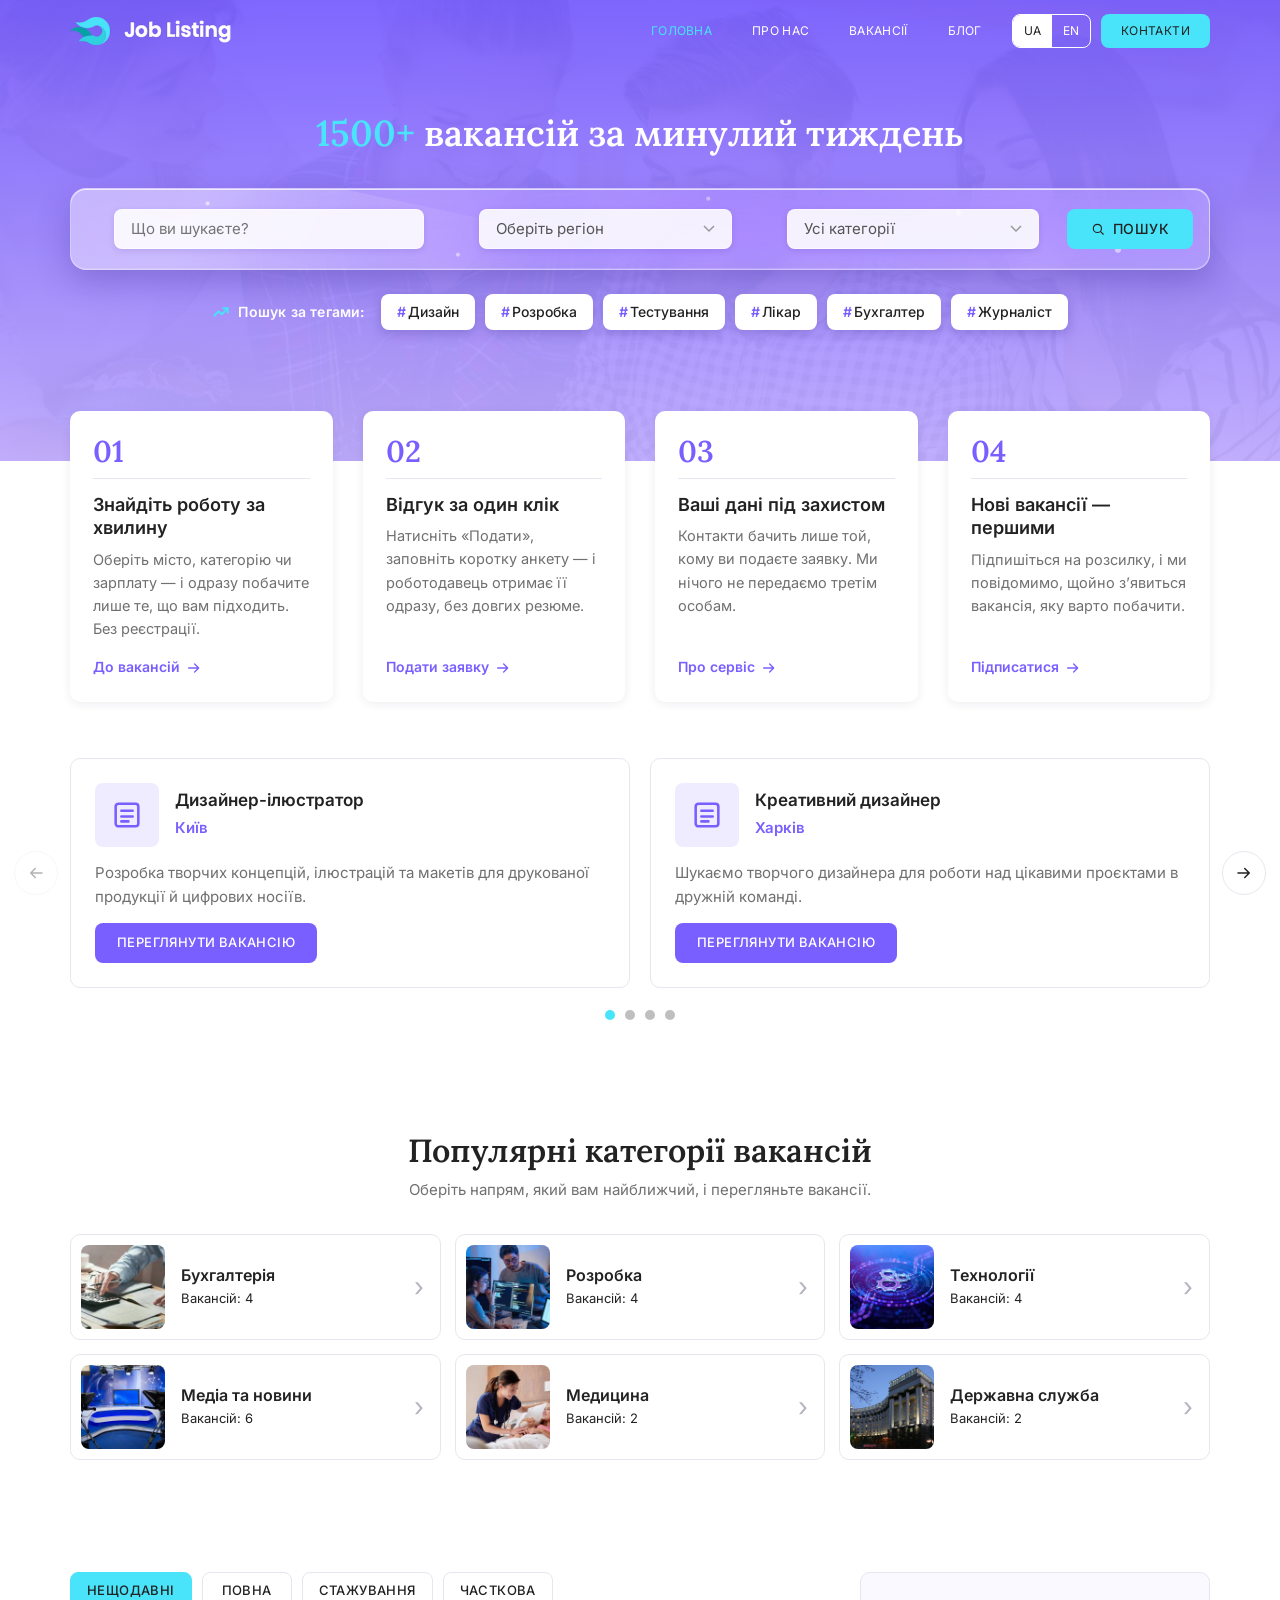
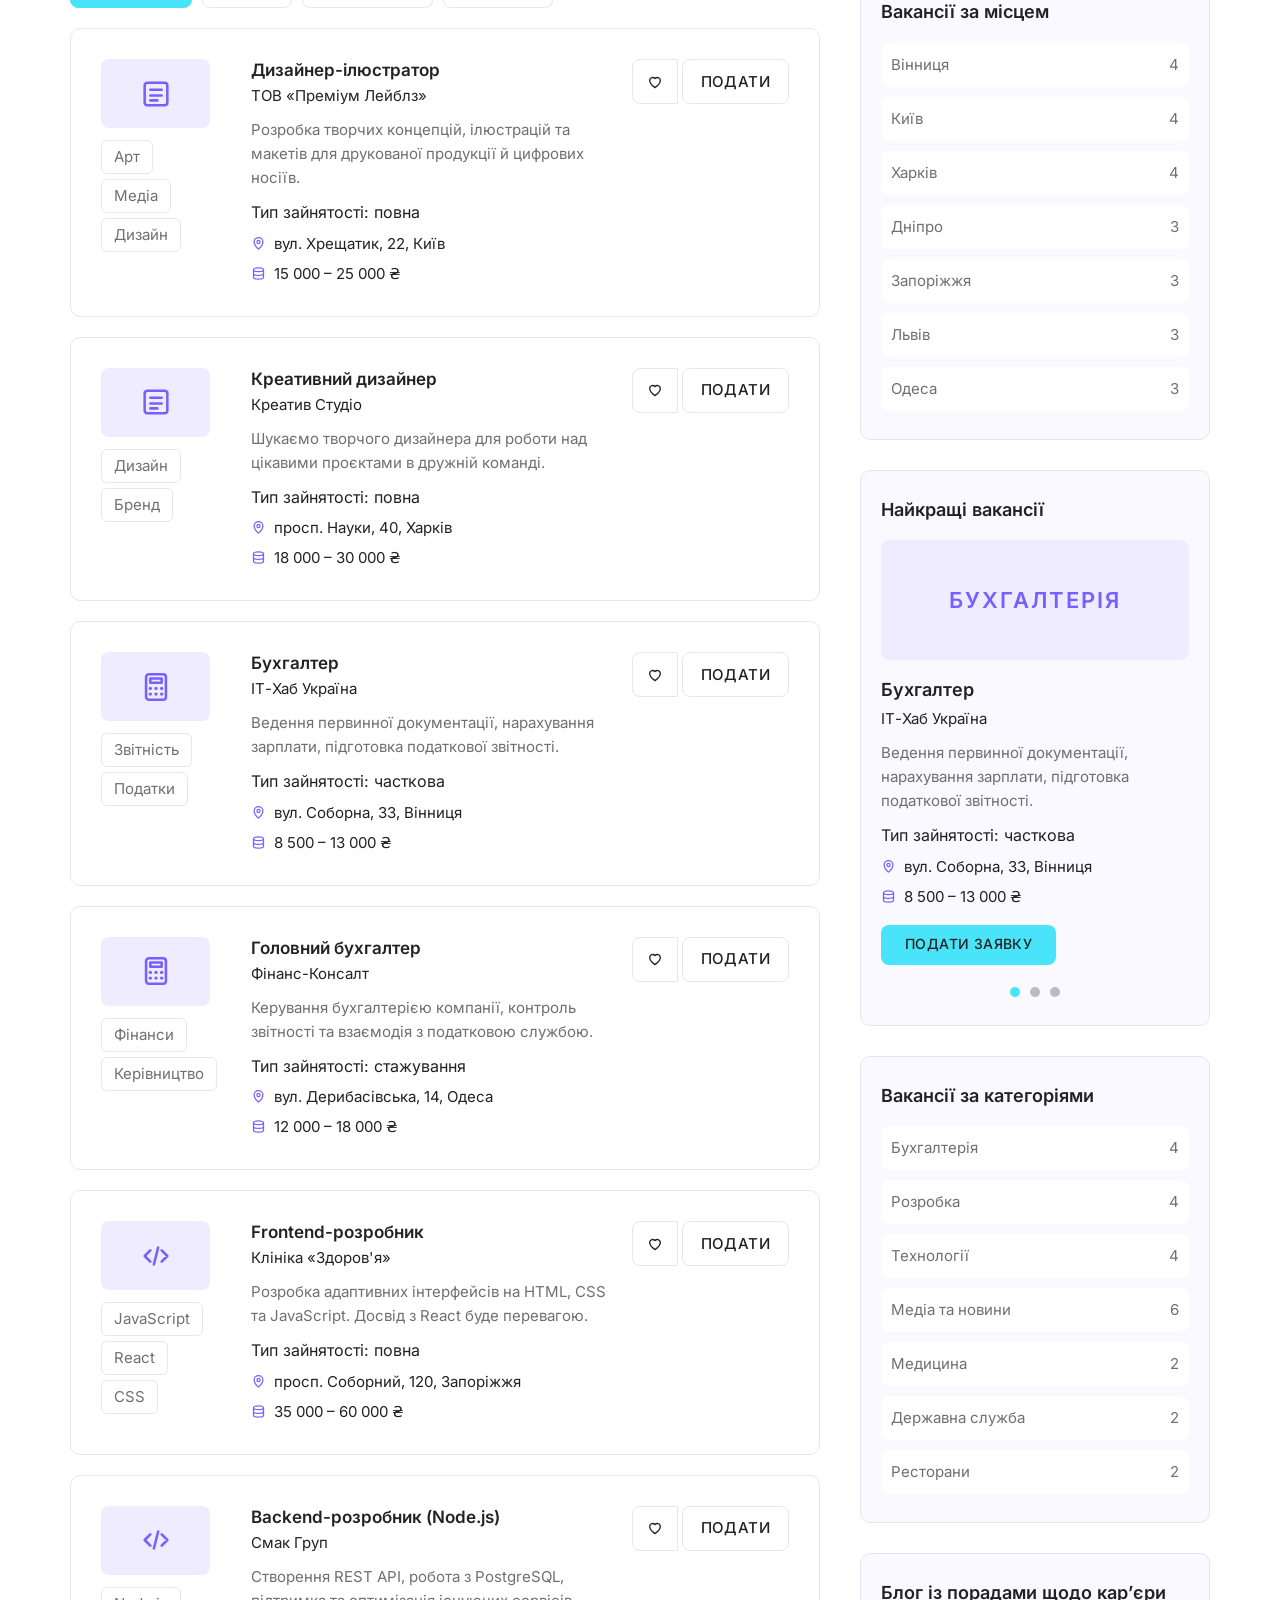
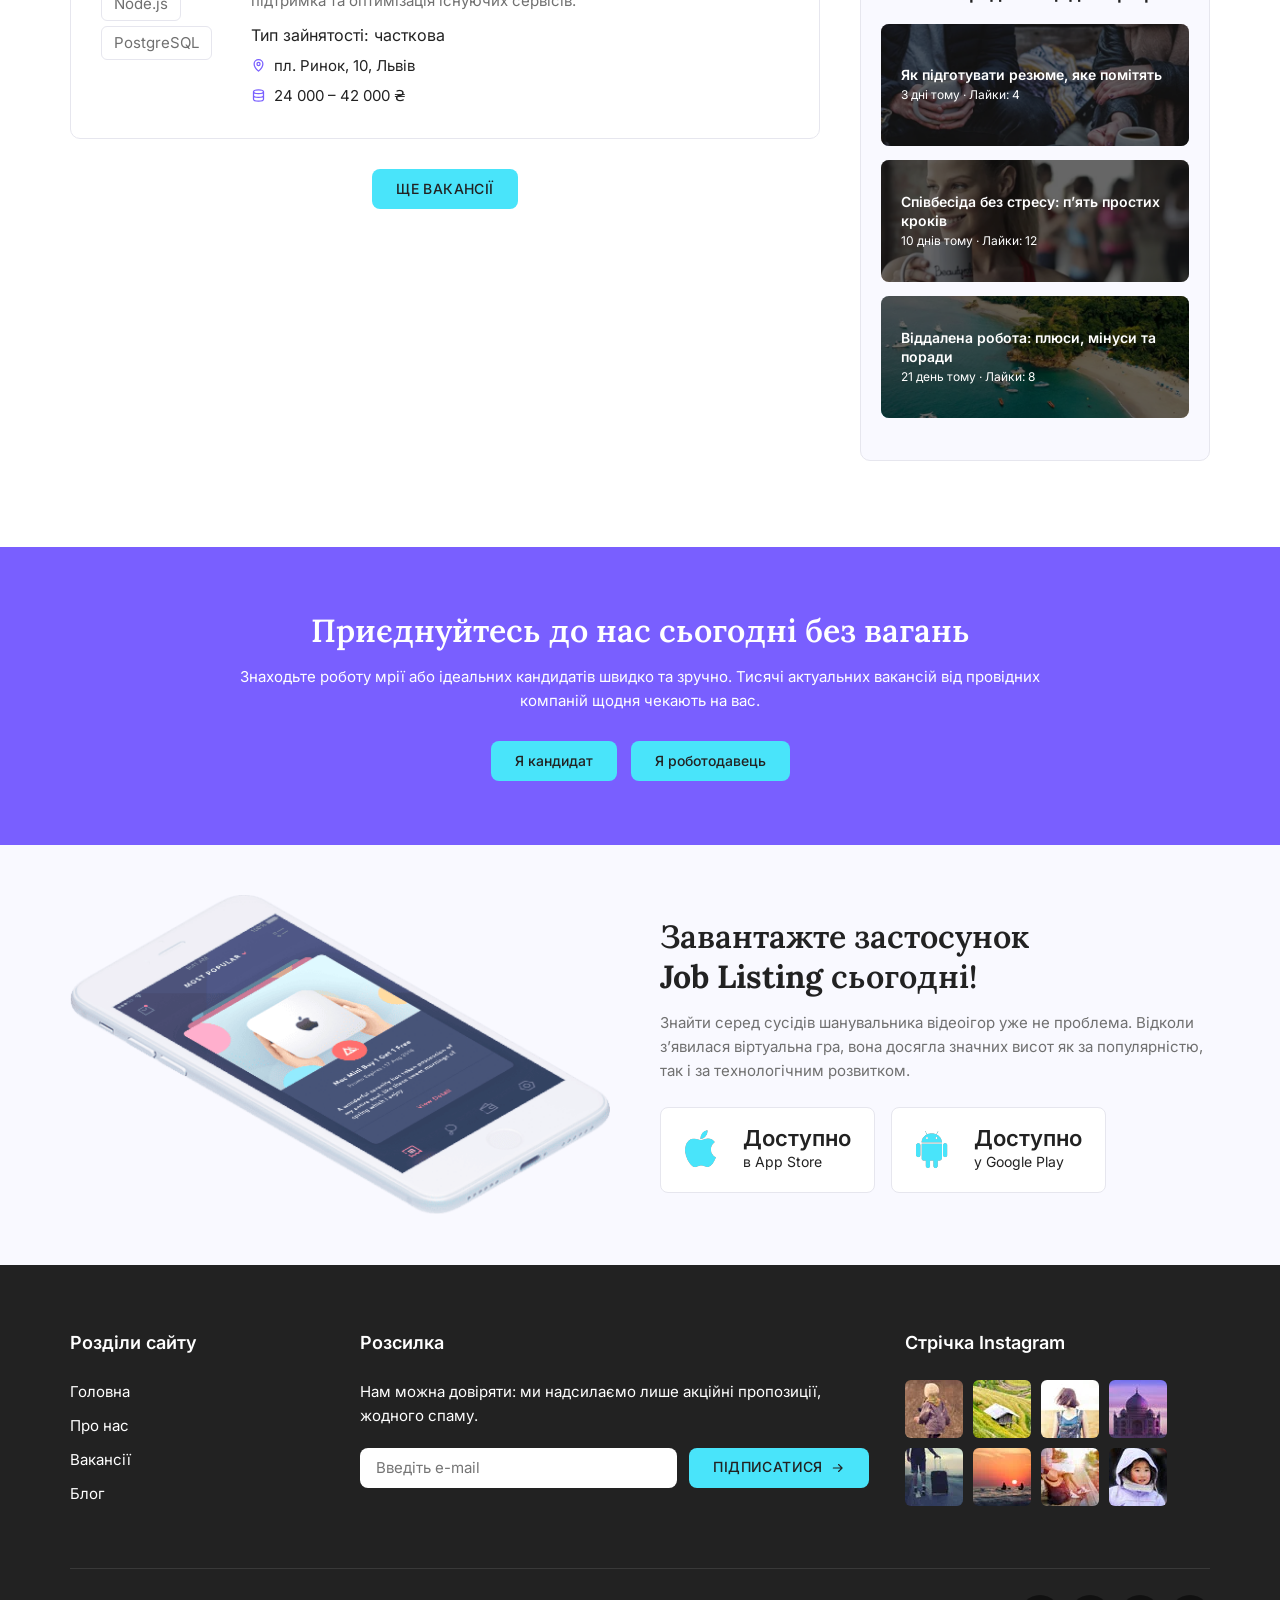
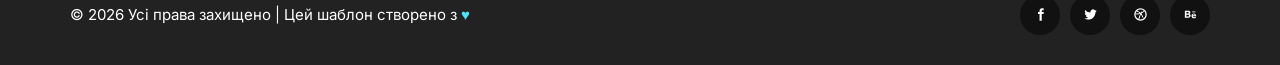
<file: index.html>
<!DOCTYPE html>
<html lang="uk">
<head>
<meta charset="UTF-8">
<meta name="viewport" content="width=device-width, initial-scale=1">
<title data-i18n="meta.index.html.title">Job Listing — пошук роботи та вакансій в Україні</title>
<meta name="description" content="Тисячі актуальних вакансій у Києві, Львові, Одесі та інших містах України. Шукайте роботу за категорією, містом і типом зайнятості." data-i18n-content="meta.index.html.desc">
<link rel="icon" href="assets/img/favicon.svg" type="image/svg+xml">
<link rel="preload" href="assets/fonts/lora-cyrillic-600-normal.woff2" as="font" type="font/woff2" crossorigin>
<link rel="preload" as="image" href="assets/img/hero-bg.webp" type="image/webp">
<link rel="stylesheet" href="assets/css/style.css">
</head>
<body>
<header class="site-header">
  <div class="container header-inner">
    <a class="logo" href="index.html"><img src="assets/img/logo.webp" width="161" height="28" alt="Job Listing"></a>
    <button class="burger" type="button" aria-expanded="false" aria-controls="main-nav" aria-label="Меню" data-i18n-aria-label="nav.menu">
      <span></span><span></span><span></span>
    </button>
    <nav class="main-nav" id="main-nav" aria-label="Основне меню" data-i18n-aria-label="nav.label">
      <ul class="nav-list">
        <li><a href="index.html" aria-current="page" data-i18n="nav.home">Головна</a></li>
        <li><a href="about.html" data-i18n="nav.about">Про нас</a></li>
        <li><a href="vacancies.html" data-i18n="nav.jobs">Вакансії</a></li>
        <li><a href="blog.html" data-i18n="nav.blog">Блог</a></li>
      </ul>
      <div class="nav-actions">
        <div class="lang-switch" role="group" aria-label="Мова сайту" data-i18n-aria-label="lang.label">
          <button type="button" data-lang="uk" aria-pressed="true">UA</button>
          <button type="button" data-lang="en" aria-pressed="false">EN</button>
        </div>
        <a class="btn" href="404.html" data-i18n="nav.contact">Контакти</a>
      </div>
    </nav>
  </div>
</header>

<main>
<section class="hero">
  <div class="container">
    <h1 class="hero-title"><span class="hero-title__num">1500+</span> <span data-i18n="hero.title">вакансій за минулий тиждень</span></h1>
    <form class="search-form" action="vacancies.html" method="get" role="search">
      <label class="visually-hidden" for="hero-q" data-i18n="search.q.label">Що ви шукаєте?</label>
      <input class="field-input" id="hero-q" name="q" type="search" autocomplete="off" placeholder="Що ви шукаєте?" data-i18n-placeholder="search.q">
      <label class="visually-hidden" for="hero-location" data-i18n="search.loc.label">Регіон</label>
      <select class="field-select" id="hero-location" name="location"><option value="" data-i18n="search.loc">Оберіть регіон</option></select>
      <label class="visually-hidden" for="hero-category" data-i18n="search.cat.label">Категорія</label>
      <select class="field-select" id="hero-category" name="category"><option value="" data-i18n="search.cat">Усі категорії</option></select>
      <button class="btn" type="submit"><svg class="icon" aria-hidden="true" focusable="false"><use href="assets/img/sprite.svg#icon-search"></use></svg> <span data-i18n="search.btn">Пошук</span></button>
    </form>
    <p class="hero-tags"><span data-i18n="hero.tags">Пошук за тегами:</span> <a href="vacancies.html?q=Дизайн" data-i18n-href="tag.0.href" data-i18n="tag.0">Дизайн</a> <a href="vacancies.html?q=Розробка" data-i18n-href="tag.1.href" data-i18n="tag.1">Розробка</a> <a href="vacancies.html?q=Тестування" data-i18n-href="tag.2.href" data-i18n="tag.2">Тестування</a> <a href="vacancies.html?q=Лікар" data-i18n-href="tag.3.href" data-i18n="tag.3">Лікар</a> <a href="vacancies.html?q=Бухгалтер" data-i18n-href="tag.4.href" data-i18n="tag.4">Бухгалтер</a> <a href="vacancies.html?q=Журналіст" data-i18n-href="tag.5.href" data-i18n="tag.5">Журналіст</a></p>
  </div>
</section>

<section class="features" aria-labelledby="features-title">
  <div class="container">
    <h2 class="visually-hidden" id="features-title" data-i18n="features.title">Наші переваги</h2>
    <div class="features-grid">
      <article class="feature-card">
        <span class="feature-card__num">01</span>
        <h3 data-i18n="feat.1">Знайдіть роботу за хвилину</h3>
        <p data-i18n="feat.text">Оберіть місто, категорію чи зарплату — і одразу побачите лише те, що вам підходить. Без реєстрації.</p>
        <a class="feature-card__link" href="vacancies.html"><span data-i18n="feat.link1">До вакансій</span> <svg class="icon" aria-hidden="true" focusable="false"><use href="assets/img/sprite.svg#icon-arrow-right"></use></svg></a>
      </article>
      <article class="feature-card">
        <span class="feature-card__num">02</span>
        <h3 data-i18n="feat.2">Відгук за один клік</h3>
        <p data-i18n="feat.text2">Натисніть «Подати», заповніть коротку анкету — і роботодавець отримає її одразу, без довгих резюме.</p>
        <a class="feature-card__link" href="vacancies.html"><span data-i18n="feat.link2">Подати заявку</span> <svg class="icon" aria-hidden="true" focusable="false"><use href="assets/img/sprite.svg#icon-arrow-right"></use></svg></a>
      </article>
      <article class="feature-card">
        <span class="feature-card__num">03</span>
        <h3 data-i18n="feat.3">Ваші дані під захистом</h3>
        <p data-i18n="feat.text3">Контакти бачить лише той, кому ви подаєте заявку. Ми нічого не передаємо третім особам.</p>
        <a class="feature-card__link" href="about.html"><span data-i18n="feat.link3">Про сервіс</span> <svg class="icon" aria-hidden="true" focusable="false"><use href="assets/img/sprite.svg#icon-arrow-right"></use></svg></a>
      </article>
      <article class="feature-card">
        <span class="feature-card__num">04</span>
        <h3 data-i18n="feat.4">Нові вакансії — першими</h3>
        <p data-i18n="feat.text4">Підпишіться на розсилку, і ми повідомимо, щойно з’явиться вакансія, яку варто побачити.</p>
        <a class="feature-card__link" href="#newsletter-email"><span data-i18n="feat.link4">Підписатися</span> <svg class="icon" aria-hidden="true" focusable="false"><use href="assets/img/sprite.svg#icon-arrow-right"></use></svg></a>
      </article>
    </div>
  </div>
</section>

<section class="section" aria-labelledby="hot-title">
  <div class="container">
    <h2 class="visually-hidden" id="hot-title" data-i18n="hot.title">Популярні вакансії</h2>
    <div class="slider-wrap slider-wrap--hot">
      <button class="slider-arrow slider-arrow--prev" type="button" data-slide="-1" aria-label="Попередня вакансія" data-i18n-aria-label="prev.job"><svg class="icon" aria-hidden="true" focusable="false"><use href="assets/img/sprite.svg#icon-arrow-right"></use></svg></button>
      <div class="slider-track" id="hot-track"></div>
      <button class="slider-arrow slider-arrow--next" type="button" data-slide="1" aria-label="Наступна вакансія" data-i18n-aria-label="next.job"><svg class="icon" aria-hidden="true" focusable="false"><use href="assets/img/sprite.svg#icon-arrow-right"></use></svg></button>
    </div>
    <div class="dots" id="hot-dots"></div>
  </div>
</section>

<section class="section" aria-labelledby="cats-title">
  <div class="container">
    <h2 id="cats-title" class="section-title" data-i18n="cats.title">Популярні категорії вакансій</h2>
    <p class="section-subtitle" data-i18n="cats.sub">Оберіть напрям, який вам найближчий, і перегляньте вакансії.</p>
    <div class="category-grid" id="category-grid"></div>
  </div>
</section>

<section class="section" id="jobs">
  <div class="container">
    <div class="listing">
      <div>
        <h2 class="visually-hidden" data-i18n="jobs.title">Список вакансій</h2>
        <div class="job-filters" id="job-filters" role="group" aria-label="Тип зайнятості" data-i18n-aria-label="jobs.filter">
          <button type="button" data-type="" aria-pressed="true" data-i18n="jobs.recent">Нещодавні</button>
          <button type="button" data-type="full" aria-pressed="false" data-i18n="jobs.full">Повна</button>
          <button type="button" data-type="intern" aria-pressed="false" data-i18n="jobs.intern">Стажування</button>
          <button type="button" data-type="part" aria-pressed="false" data-i18n="jobs.part">Часткова</button>
        </div>
        <div class="job-list" id="job-list" aria-live="polite"></div>
        <div class="more-wrap"><button class="btn" id="more-jobs" type="button" hidden data-i18n="jobs.more">Ще вакансії</button></div>
      </div>
      <aside aria-label="Додаткова інформація" data-i18n-aria-label="side.label">
        <section class="side-box">
          <h2 data-i18n="side.loc">Вакансії за місцем</h2>
          <ul class="side-list" id="side-locations"></ul>
        </section>
        <section class="side-box top-job">
          <h2 data-i18n="side.top">Найкращі вакансії</h2>
          <div id="top-job"></div>
          <div class="dots" id="top-dots"></div>
        </section>
        <section class="side-box">
          <h2 data-i18n="side.cat">Вакансії за категоріями</h2>
          <ul class="side-list" id="side-categories"></ul>
        </section>
        <section class="side-box">
          <h2 data-i18n="side.blog">Блог із порадами щодо кар’єри</h2>
          <div id="side-blog"></div>
        </section>
      </aside>
    </div>
  </div>
</section>

<section class="cta" aria-labelledby="cta-title">
  <div class="container">
    <h2 id="cta-title" data-i18n="cta.title">Приєднуйтесь до нас сьогодні без вагань</h2>
    <p data-i18n="cta.text">Знаходьте роботу мрії або ідеальних кандидатів швидко та зручно. Тисячі актуальних вакансій від провідних компаній щодня чекають на вас.</p>
    <div class="cta-buttons">
      <a class="btn" href="vacancies.html" data-i18n="cta.candidate">Я кандидат</a>
      <button class="btn" type="button" data-open-modal="employer" data-i18n="cta.employer">Я роботодавець</button>
    </div>
  </div>
</section>

<section class="download" aria-labelledby="download-title">
  <div class="container download-inner">
    <img src="assets/img/phone-mock.webp" width="555" height="328" loading="lazy" alt="Застосунок Job Listing на смартфоні" data-i18n-alt="app.alt">
    <div>
      <h2 id="download-title"><span data-i18n="app.title1">Завантажте застосунок</span><br><strong>Job Listing</strong> <span data-i18n="app.title2">сьогодні!</span></h2>
      <p data-i18n="app.text">Знайти серед сусідів шанувальника відеоігор уже не проблема. Відколи з’явилася віртуальна гра, вона досягла значних висот як за популярністю, так і за технологічним розвитком.</p>
      <div class="store-buttons">
        <a class="store-btn" href="https://www.apple.com/app-store/" target="_blank" rel="noopener noreferrer"><span class="sprite-icon si-6" aria-hidden="true"></span><span><strong data-i18n="app.available">Доступно</strong><span class="small" data-i18n="app.appstore">в App Store</span></span></a>
        <a class="store-btn" href="https://play.google.com/store" target="_blank" rel="noopener noreferrer"><span class="sprite-icon si-7" aria-hidden="true"></span><span><strong data-i18n="app.available2">Доступно</strong><span class="small" data-i18n="app.play">у Google Play</span></span></a>
      </div>
    </div>
  </div>
</section>
</main>

<footer class="site-footer">
  <div class="container">
    <div class="footer-grid">
      <div>
        <h2 data-i18n="footer.menu">Розділи сайту</h2>
        <ul class="footer-links">
          <li><a href="index.html" data-i18n="nav.home">Головна</a></li>
          <li><a href="about.html" data-i18n="nav.about">Про нас</a></li>
          <li><a href="vacancies.html" data-i18n="nav.jobs">Вакансії</a></li>
          <li><a href="blog.html" data-i18n="nav.blog">Блог</a></li>
        </ul>
      </div>
      <div>
        <h2 data-i18n="footer.news">Розсилка</h2>
        <p data-i18n="footer.news.text">Нам можна довіряти: ми надсилаємо лише акційні пропозиції, жодного спаму.</p>
        <form class="newsletter-form" id="newsletter-form" novalidate>
          <label class="visually-hidden" for="newsletter-email" data-i18n="footer.email">Ваша електронна адреса</label>
          <input class="field-input" id="newsletter-email" name="email" type="email" autocomplete="email" placeholder="Введіть e-mail" data-i18n-placeholder="footer.email.ph">
          <button class="btn" type="submit"><span data-i18n="footer.subscribe">Підписатися</span> <svg class="icon" aria-hidden="true" focusable="false"><use href="assets/img/sprite.svg#icon-arrow-right"></use></svg></button>
          <p class="form-note" id="newsletter-note" role="status"></p>
        </form>
      </div>
      <div>
        <h2 data-i18n="footer.insta">Стрічка Instagram</h2>
        <div class="insta-grid">
          <img src="assets/img/insta-winter-walk.webp" width="58" height="58" loading="lazy" alt="Фото з Instagram 1" data-i18n-alt="insta.0">
          <img src="assets/img/insta-rice-terrace.webp" width="58" height="58" loading="lazy" alt="Фото з Instagram 2" data-i18n-alt="insta.1">
          <img src="assets/img/insta-denim-backpack.webp" width="58" height="58" loading="lazy" alt="Фото з Instagram 3" data-i18n-alt="insta.2">
          <img src="assets/img/insta-taj-mahal.webp" width="58" height="58" loading="lazy" alt="Фото з Instagram 4" data-i18n-alt="insta.3">
          <img src="assets/img/insta-suitcase-travel.webp" width="58" height="58" loading="lazy" alt="Фото з Instagram 5" data-i18n-alt="insta.4">
          <img src="assets/img/insta-sunset-boats.webp" width="58" height="58" loading="lazy" alt="Фото з Instagram 6" data-i18n-alt="insta.5">
          <img src="assets/img/insta-beach-hat.webp" width="58" height="58" loading="lazy" alt="Фото з Instagram 7" data-i18n-alt="insta.6">
          <img src="assets/img/insta-winter-hood-closeup.webp" width="58" height="58" loading="lazy" alt="Фото з Instagram 8" data-i18n-alt="insta.7">
        </div>
      </div>
    </div>
    <div class="footer-bottom">
      <p><span data-i18n="footer.copy">© 2026 Усі права захищено | Цей шаблон створено з</span> <span class="heart" role="img" aria-label="любов’ю" data-i18n-aria-label="footer.love">♥</span></p>
      <div class="socials"><a href="https://www.facebook.com/" target="_blank" rel="noopener noreferrer" aria-label="Facebook"><svg class="icon" aria-hidden="true" focusable="false"><use href="assets/img/sprite.svg#icon-facebook"></use></svg></a><a href="https://twitter.com/" target="_blank" rel="noopener noreferrer" aria-label="Twitter"><svg class="icon" aria-hidden="true" focusable="false"><use href="assets/img/sprite.svg#icon-twitter"></use></svg></a><a href="https://dribbble.com/" target="_blank" rel="noopener noreferrer" aria-label="Dribbble"><svg class="icon" aria-hidden="true" focusable="false"><use href="assets/img/sprite.svg#icon-dribbble"></use></svg></a><a href="https://www.behance.net/" target="_blank" rel="noopener noreferrer" aria-label="Behance"><svg class="icon" aria-hidden="true" focusable="false"><use href="assets/img/sprite.svg#icon-behance"></use></svg></a></div>
    </div>
  </div>
</footer>

<dialog class="modal" id="modal" aria-labelledby="modal-title">
  <button class="modal__close" type="button" data-close-modal aria-label="Закрити" data-i18n-aria-label="modal.close"><svg class="icon" aria-hidden="true" focusable="false"><use href="assets/img/sprite.svg#icon-close"></use></svg></button>
  <h2 id="modal-title"></h2>
  <p class="modal__lead" id="modal-lead"></p>
  <form id="modal-form" novalidate>
    <input type="hidden" name="kind" value="contact">
    <input type="hidden" name="job_id" value="">
    <div hidden data-only="employer">
    <div class="form-row">
        <label for="f-company" data-i18n="form.company">Назва компанії</label>
        <input id="f-company" name="company" type="text" autocomplete="organization">
        <p class="form-error" data-error-for="company"></p>
      </div>
    </div>
    <div class="form-row">
        <label for="f-name" data-i18n="form.name">Ім’я</label>
        <input id="f-name" name="name" type="text" autocomplete="name">
        <p class="form-error" data-error-for="name"></p>
      </div>
    <div class="form-row">
        <label for="f-email" data-i18n="form.email">Електронна пошта</label>
        <input id="f-email" name="email" type="email" autocomplete="email">
        <p class="form-error" data-error-for="email"></p>
      </div>
    <div class="form-row">
        <label for="f-phone" data-i18n="form.phone">Телефон (необов’язково)</label>
        <input id="f-phone" name="phone" type="tel" autocomplete="tel">
        <p class="form-error" data-error-for="phone"></p>
      </div>
    <div class="form-row">
        <label for="f-message" data-i18n="form.message">Повідомлення</label>
        <textarea id="f-message" name="message" rows="4"></textarea>
        <p class="form-error" data-error-for="message"></p>
      </div>
    <button class="btn" type="submit" id="modal-submit"><span data-i18n="form.send">Надіслати</span></button>
    <p class="form-note" id="modal-note" role="status"></p>
  </form>
</dialog>

<dialog class="modal modal--job" id="job-modal" aria-labelledby="job-modal-title">
  <button class="modal__close" type="button" data-close-job aria-label="Закрити" data-i18n-aria-label="modal.close"><svg class="icon" aria-hidden="true" focusable="false"><use href="assets/img/sprite.svg#icon-close"></use></svg></button>
  <div class="job-modal__head">
    <div id="job-modal-logo"></div>
    <div>
      <h2 id="job-modal-title"></h2>
      <p class="job-modal__company" id="job-modal-company"></p>
    </div>
  </div>
  <div id="job-modal-info"></div>
  <p class="job-modal__desc" id="job-modal-desc"></p>
  <div class="job-card__tags" id="job-modal-tags"></div>
  <div class="job-modal__footer">
    <button class="btn" type="button" id="job-modal-fill"><span data-i18n="job.fill">Заповнити анкету</span></button>
  </div>
</dialog>

<button class="to-top" type="button" hidden aria-label="Нагору" data-i18n-aria-label="totop"><svg class="icon" aria-hidden="true" focusable="false"><use href="assets/img/sprite.svg#icon-arrow-up"></use></svg></button>

<script src="assets/js/data.js" defer></script>
<script src="assets/js/i18n.js" defer></script>
<script src="assets/js/common.js" defer></script>
<script src="assets/js/ui.js" defer></script>
<script src="assets/js/home.js" defer></script>
</body>
</html>
</file>
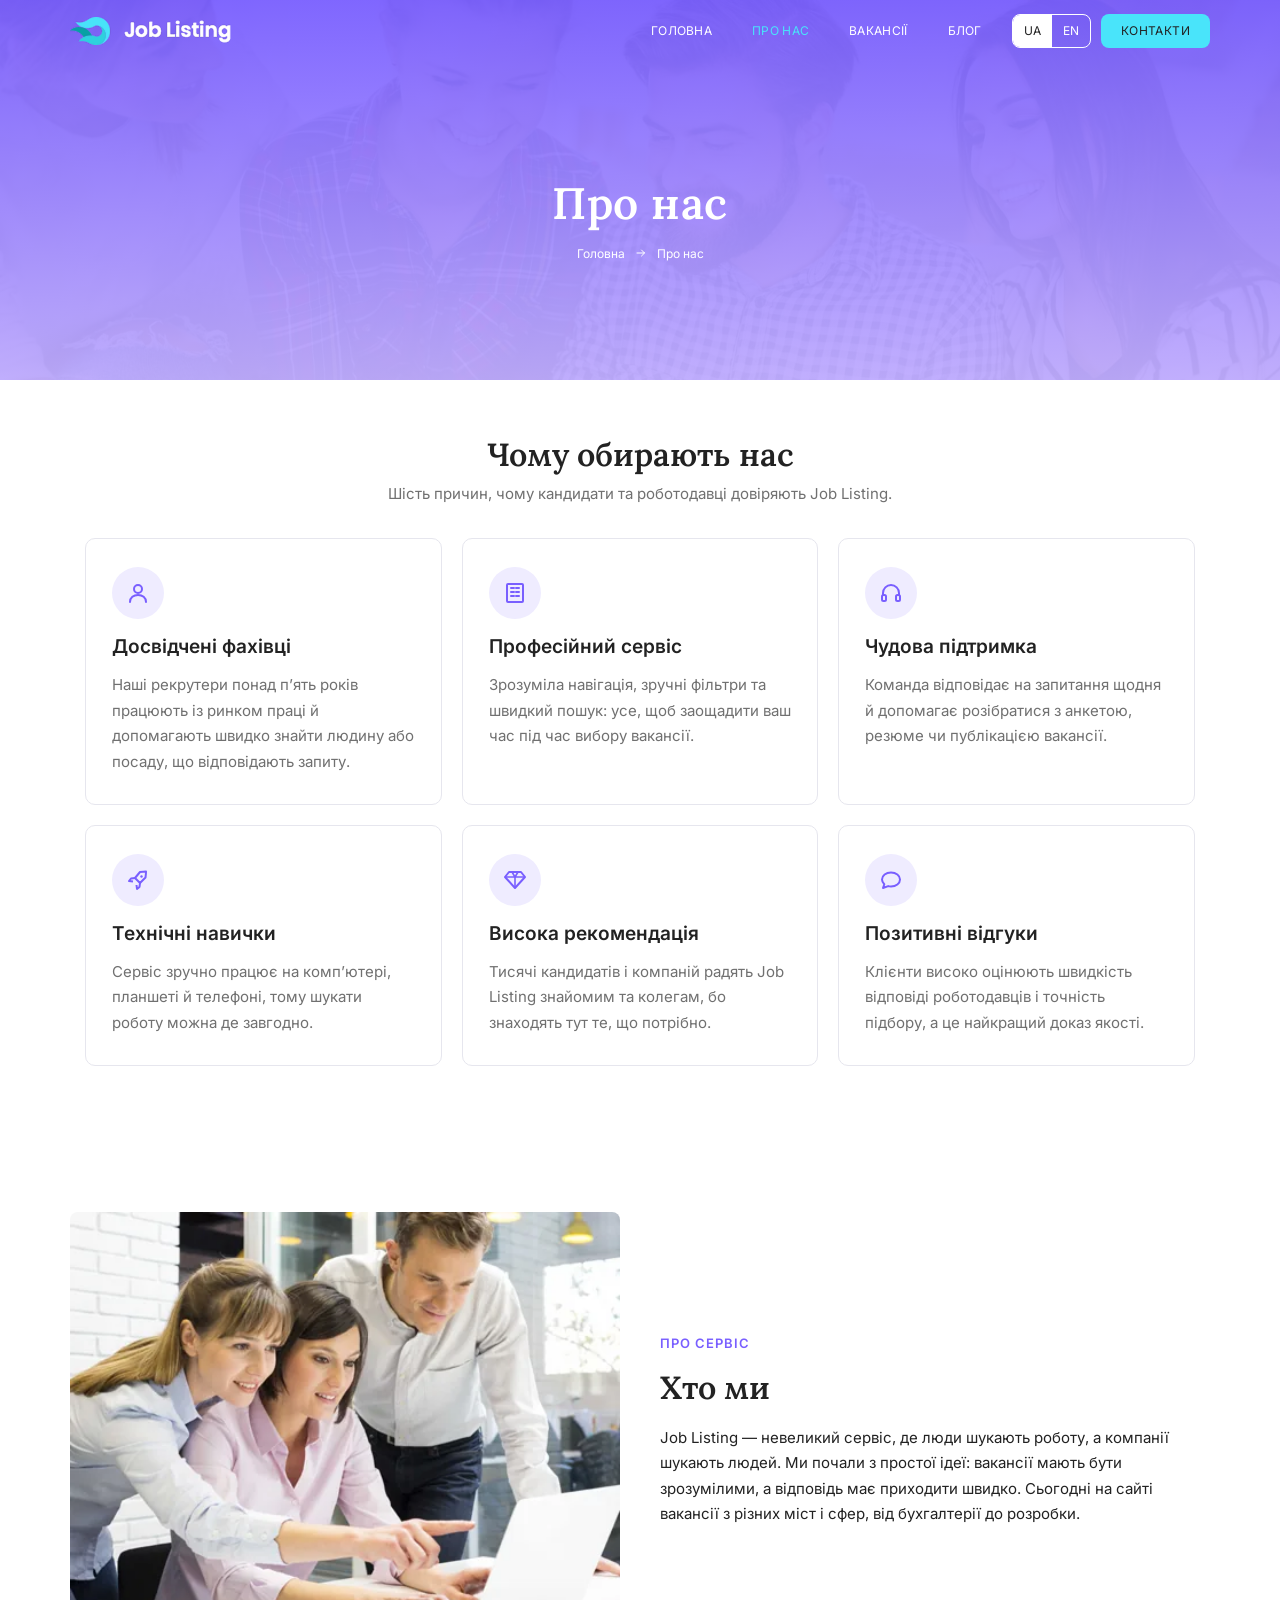
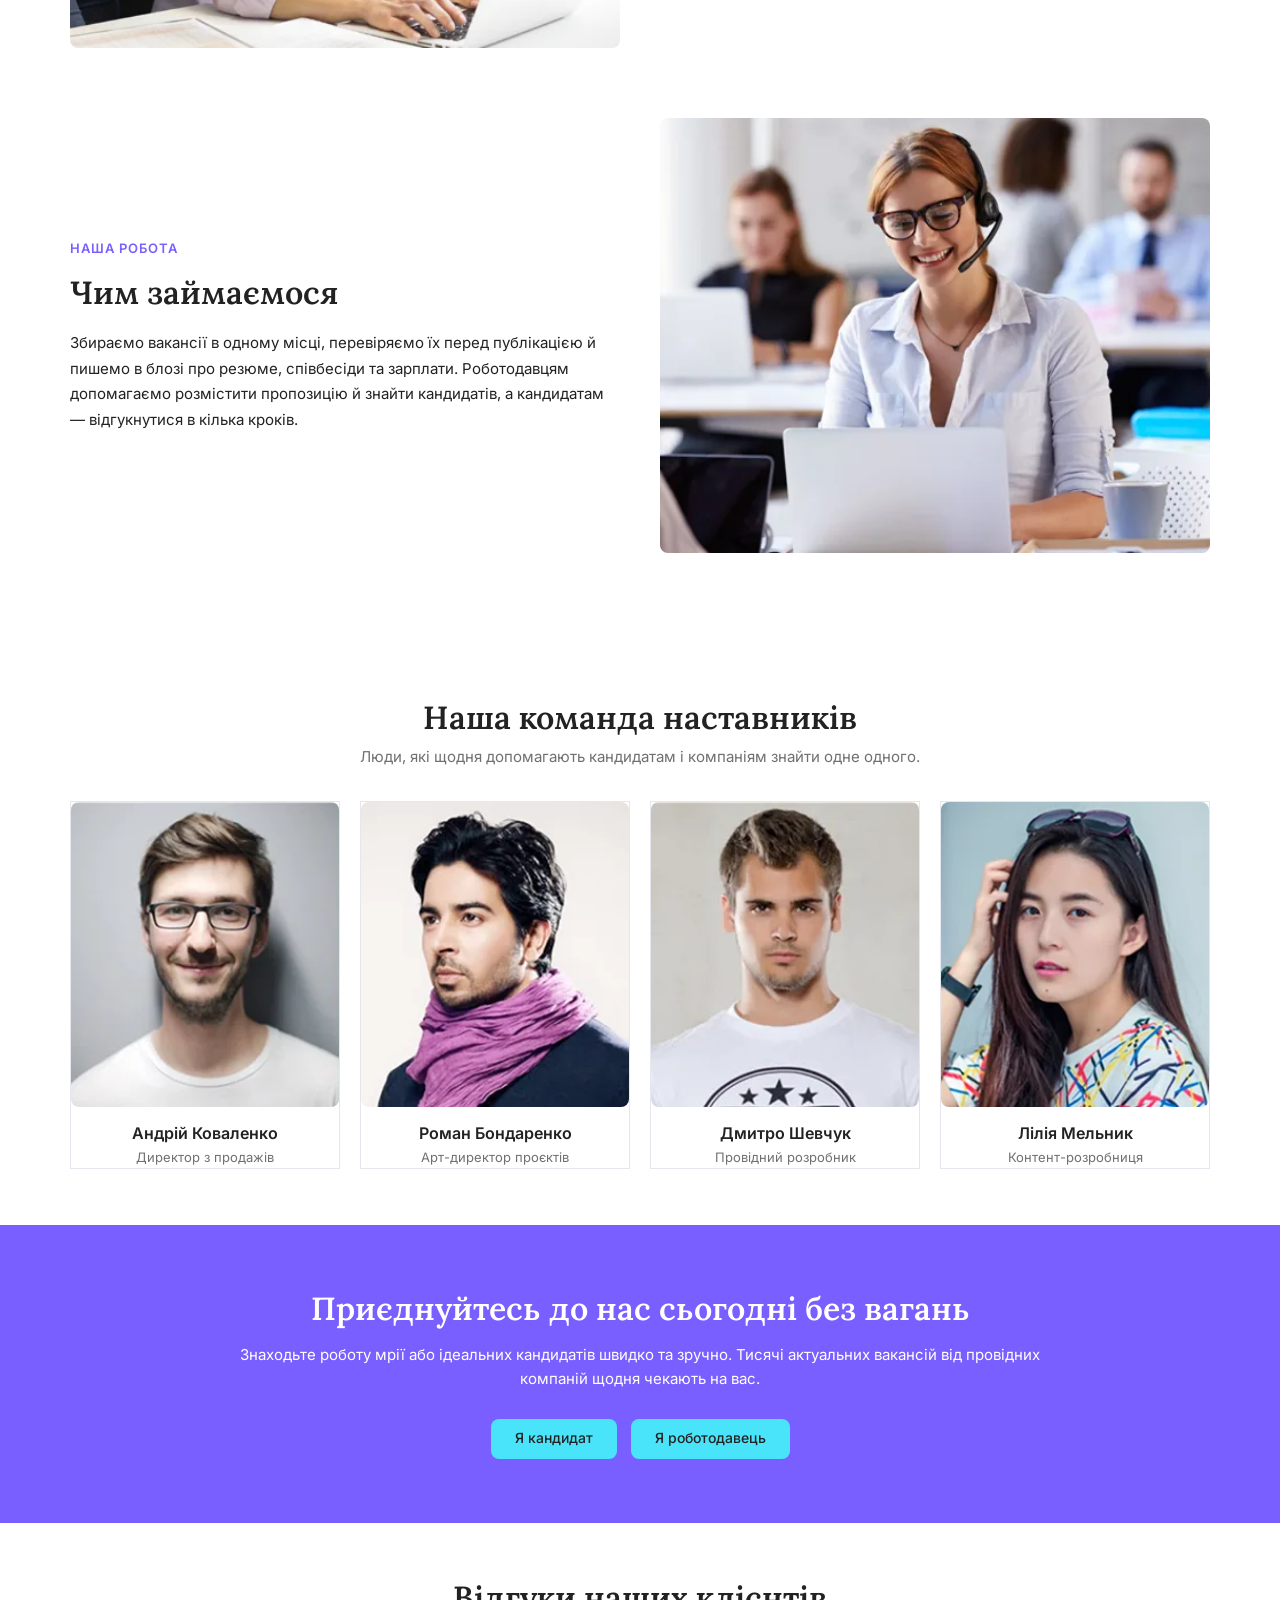
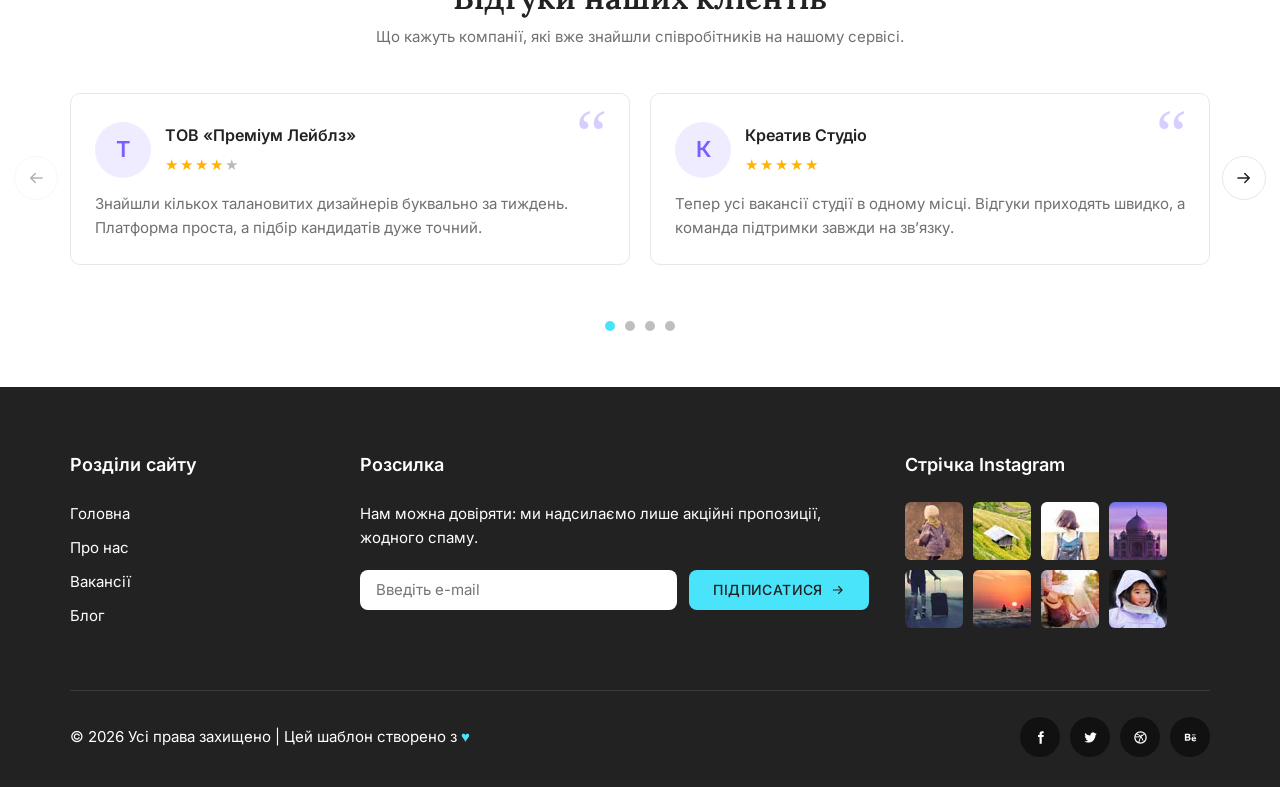
<file: about.html>
<!DOCTYPE html>
<html lang="uk">
<head>
<meta charset="UTF-8">
<meta name="viewport" content="width=device-width, initial-scale=1">
<title data-i18n="meta.about.html.title">Про нас — команда та відгуки клієнтів | Job Listing</title>
<meta name="description" content="Дізнайтеся, чому роботодавці й кандидати обирають Job Listing: наша команда, цінності та відгуки клієнтів." data-i18n-content="meta.about.html.desc">
<link rel="icon" href="assets/img/favicon.svg" type="image/svg+xml">
<link rel="preload" href="assets/fonts/lora-cyrillic-600-normal.woff2" as="font" type="font/woff2" crossorigin>
<link rel="stylesheet" href="assets/css/style.css">
</head>
<body>
<header class="site-header">
  <div class="container header-inner">
    <a class="logo" href="index.html"><img src="assets/img/logo.webp" width="161" height="28" alt="Job Listing"></a>
    <button class="burger" type="button" aria-expanded="false" aria-controls="main-nav" aria-label="Меню" data-i18n-aria-label="nav.menu">
      <span></span><span></span><span></span>
    </button>
    <nav class="main-nav" id="main-nav" aria-label="Основне меню" data-i18n-aria-label="nav.label">
      <ul class="nav-list">
        <li><a href="index.html" data-i18n="nav.home">Головна</a></li>
        <li><a href="about.html" aria-current="page" data-i18n="nav.about">Про нас</a></li>
        <li><a href="vacancies.html" data-i18n="nav.jobs">Вакансії</a></li>
        <li><a href="blog.html" data-i18n="nav.blog">Блог</a></li>
      </ul>
      <div class="nav-actions">
        <div class="lang-switch" role="group" aria-label="Мова сайту" data-i18n-aria-label="lang.label">
          <button type="button" data-lang="uk" aria-pressed="true">UA</button>
          <button type="button" data-lang="en" aria-pressed="false">EN</button>
        </div>
        <a class="btn" href="404.html" data-i18n="nav.contact">Контакти</a>
      </div>
    </nav>
  </div>
</header>

<main>
<section class="page-hero">
  <div class="container">
    <h1 data-i18n="about.h1">Про нас</h1>
    <nav class="breadcrumbs" aria-label="Навігація" data-i18n-aria-label="crumbs">
      <a href="index.html" data-i18n="nav.home">Головна</a>
      <svg class="icon" aria-hidden="true" focusable="false"><use href="assets/img/sprite.svg#icon-arrow-right"></use></svg>
      <span data-i18n="about.crumb">Про нас</span>
    </nav>
  </div>
</section>

<section class="section" aria-labelledby="why-title">
  <div class="container">
    <h2 id="why-title" class="section-title" data-i18n="why.title">Чому обирають нас</h2>
    <p class="section-subtitle" data-i18n="why.sub">Шість причин, чому кандидати та роботодавці довіряють Job Listing.</p>
    <div class="why-grid">
      <article class="why-card"><h3><span class="why-card__icon"><svg class="icon" aria-hidden="true" focusable="false"><use href="assets/img/sprite.svg#icon-user"></use></svg></span><span data-i18n="why.1">Досвідчені фахівці</span></h3><p data-i18n="why.1t">Наші рекрутери понад п’ять років працюють із ринком праці й допомагають швидко знайти людину або посаду, що відповідають запиту.</p></article>
      <article class="why-card"><h3><span class="why-card__icon"><svg class="icon" aria-hidden="true" focusable="false"><use href="assets/img/sprite.svg#icon-building"></use></svg></span><span data-i18n="why.2">Професійний сервіс</span></h3><p data-i18n="why.2t">Зрозуміла навігація, зручні фільтри та швидкий пошук: усе, щоб заощадити ваш час під час вибору вакансії.</p></article>
      <article class="why-card"><h3><span class="why-card__icon"><svg class="icon" aria-hidden="true" focusable="false"><use href="assets/img/sprite.svg#icon-headset"></use></svg></span><span data-i18n="why.3">Чудова підтримка</span></h3><p data-i18n="why.3t">Команда відповідає на запитання щодня й допомагає розібратися з анкетою, резюме чи публікацією вакансії.</p></article>
      <article class="why-card"><h3><span class="why-card__icon"><svg class="icon" aria-hidden="true" focusable="false"><use href="assets/img/sprite.svg#icon-rocket"></use></svg></span><span data-i18n="why.4">Технічні навички</span></h3><p data-i18n="why.4t">Сервіс зручно працює на комп’ютері, планшеті й телефоні, тому шукати роботу можна де завгодно.</p></article>
      <article class="why-card"><h3><span class="why-card__icon"><svg class="icon" aria-hidden="true" focusable="false"><use href="assets/img/sprite.svg#icon-gem"></use></svg></span><span data-i18n="why.5">Висока рекомендація</span></h3><p data-i18n="why.5t">Тисячі кандидатів і компаній радять Job Listing знайомим та колегам, бо знаходять тут те, що потрібно.</p></article>
      <article class="why-card"><h3><span class="why-card__icon"><svg class="icon" aria-hidden="true" focusable="false"><use href="assets/img/sprite.svg#icon-chat"></use></svg></span><span data-i18n="why.6">Позитивні відгуки</span></h3><p data-i18n="why.6t">Клієнти високо оцінюють швидкість відповіді роботодавців і точність підбору, а це найкращий доказ якості.</p></article>
    </div>
  </div>
</section>

<section class="split container" aria-label="Хто ми і чим займаємося" data-i18n-aria-label="split.label">
  <div class="split__item">
    <img src="assets/img/office-1.webp" width="480" height="380" loading="lazy" alt="Колеги працюють разом за ноутбуком" data-i18n-alt="split.alt1">
    <div class="split__text">
      <p class="split__label" data-i18n="split.label1">Про сервіс</p>
      <h2 data-i18n="split.h1">Хто ми</h2>
      <p data-i18n="split.p">Job Listing — невеликий сервіс, де люди шукають роботу, а компанії шукають людей. Ми почали з простої ідеї: вакансії мають бути зрозумілими, а відповідь має приходити швидко. Сьогодні на сайті вакансії з різних міст і сфер, від бухгалтерії до розробки.</p>
    </div>
  </div>
  <div class="split__item">
    <img src="assets/img/office-2.webp" width="480" height="380" loading="lazy" alt="Співробітниця служби підтримки в навушниках" data-i18n-alt="split.alt2">
    <div class="split__text">
      <p class="split__label" data-i18n="split.label2">Наша робота</p>
      <h2 data-i18n="split.h2">Чим займаємося</h2>
      <p data-i18n="split.p2">Збираємо вакансії в одному місці, перевіряємо їх перед публікацією й пишемо в блозі про резюме, співбесіди та зарплати. Роботодавцям допомагаємо розмістити пропозицію й знайти кандидатів, а кандидатам — відгукнутися в кілька кроків.</p>
    </div>
  </div>
</section>

<section class="section" aria-labelledby="team-title">
  <div class="container">
    <h2 id="team-title" class="section-title" data-i18n="team.title">Наша команда наставників</h2>
    <p class="section-subtitle" data-i18n="team.sub">Люди, які щодня допомагають кандидатам і компаніям знайти одне одного.</p>
    <div class="team-grid" id="team-grid"></div>
  </div>
</section>

<section class="cta" aria-labelledby="cta-title">
  <div class="container">
    <h2 id="cta-title" data-i18n="cta.title">Приєднуйтесь до нас сьогодні без вагань</h2>
    <p data-i18n="cta.text">Знаходьте роботу мрії або ідеальних кандидатів швидко та зручно. Тисячі актуальних вакансій від провідних компаній щодня чекають на вас.</p>
    <div class="cta-buttons">
      <a class="btn" href="vacancies.html" data-i18n="cta.candidate">Я кандидат</a>
      <button class="btn" type="button" data-open-modal="employer" data-i18n="cta.employer">Я роботодавець</button>
    </div>
  </div>
</section>

<section class="section" aria-labelledby="reviews-title">
  <div class="container">
    <h2 id="reviews-title" class="section-title" data-i18n="reviews.title">Відгуки наших клієнтів</h2>
    <p class="section-subtitle" data-i18n="reviews.sub">Що кажуть компанії, які вже знайшли співробітників на нашому сервісі.</p>
    <div class="slider-wrap slider-wrap--reviews">
      <button class="slider-arrow slider-arrow--prev" type="button" data-slide="-1" aria-label="Попередній відгук" data-i18n-aria-label="prev.label"><svg class="icon" aria-hidden="true" focusable="false"><use href="assets/img/sprite.svg#icon-arrow-right"></use></svg></button>
      <div class="slider-track" id="reviews-track"></div>
      <button class="slider-arrow slider-arrow--next" type="button" data-slide="1" aria-label="Наступний відгук" data-i18n-aria-label="next.label"><svg class="icon" aria-hidden="true" focusable="false"><use href="assets/img/sprite.svg#icon-arrow-right"></use></svg></button>
    </div>
    <div class="dots" id="reviews-dots"></div>
  </div>
</section>
</main>

<footer class="site-footer">
  <div class="container">
    <div class="footer-grid">
      <div>
        <h2 data-i18n="footer.menu">Розділи сайту</h2>
        <ul class="footer-links">
          <li><a href="index.html" data-i18n="nav.home">Головна</a></li>
          <li><a href="about.html" data-i18n="nav.about">Про нас</a></li>
          <li><a href="vacancies.html" data-i18n="nav.jobs">Вакансії</a></li>
          <li><a href="blog.html" data-i18n="nav.blog">Блог</a></li>
        </ul>
      </div>
      <div>
        <h2 data-i18n="footer.news">Розсилка</h2>
        <p data-i18n="footer.news.text">Нам можна довіряти: ми надсилаємо лише акційні пропозиції, жодного спаму.</p>
        <form class="newsletter-form" id="newsletter-form" novalidate>
          <label class="visually-hidden" for="newsletter-email" data-i18n="footer.email">Ваша електронна адреса</label>
          <input class="field-input" id="newsletter-email" name="email" type="email" autocomplete="email" placeholder="Введіть e-mail" data-i18n-placeholder="footer.email.ph">
          <button class="btn" type="submit"><span data-i18n="footer.subscribe">Підписатися</span> <svg class="icon" aria-hidden="true" focusable="false"><use href="assets/img/sprite.svg#icon-arrow-right"></use></svg></button>
          <p class="form-note" id="newsletter-note" role="status"></p>
        </form>
      </div>
      <div>
        <h2 data-i18n="footer.insta">Стрічка Instagram</h2>
        <div class="insta-grid">
          <img src="assets/img/insta-winter-walk.webp" width="58" height="58" loading="lazy" alt="Фото з Instagram 1" data-i18n-alt="insta.0">
          <img src="assets/img/insta-rice-terrace.webp" width="58" height="58" loading="lazy" alt="Фото з Instagram 2" data-i18n-alt="insta.1">
          <img src="assets/img/insta-denim-backpack.webp" width="58" height="58" loading="lazy" alt="Фото з Instagram 3" data-i18n-alt="insta.2">
          <img src="assets/img/insta-taj-mahal.webp" width="58" height="58" loading="lazy" alt="Фото з Instagram 4" data-i18n-alt="insta.3">
          <img src="assets/img/insta-suitcase-travel.webp" width="58" height="58" loading="lazy" alt="Фото з Instagram 5" data-i18n-alt="insta.4">
          <img src="assets/img/insta-sunset-boats.webp" width="58" height="58" loading="lazy" alt="Фото з Instagram 6" data-i18n-alt="insta.5">
          <img src="assets/img/insta-beach-hat.webp" width="58" height="58" loading="lazy" alt="Фото з Instagram 7" data-i18n-alt="insta.6">
          <img src="assets/img/insta-winter-hood-closeup.webp" width="58" height="58" loading="lazy" alt="Фото з Instagram 8" data-i18n-alt="insta.7">
        </div>
      </div>
    </div>
    <div class="footer-bottom">
      <p><span data-i18n="footer.copy">© 2026 Усі права захищено | Цей шаблон створено з</span> <span class="heart" role="img" aria-label="любов’ю" data-i18n-aria-label="footer.love">♥</span></p>
      <div class="socials"><a href="https://www.facebook.com/" target="_blank" rel="noopener noreferrer" aria-label="Facebook"><svg class="icon" aria-hidden="true" focusable="false"><use href="assets/img/sprite.svg#icon-facebook"></use></svg></a><a href="https://twitter.com/" target="_blank" rel="noopener noreferrer" aria-label="Twitter"><svg class="icon" aria-hidden="true" focusable="false"><use href="assets/img/sprite.svg#icon-twitter"></use></svg></a><a href="https://dribbble.com/" target="_blank" rel="noopener noreferrer" aria-label="Dribbble"><svg class="icon" aria-hidden="true" focusable="false"><use href="assets/img/sprite.svg#icon-dribbble"></use></svg></a><a href="https://www.behance.net/" target="_blank" rel="noopener noreferrer" aria-label="Behance"><svg class="icon" aria-hidden="true" focusable="false"><use href="assets/img/sprite.svg#icon-behance"></use></svg></a></div>
    </div>
  </div>
</footer>

<dialog class="modal" id="modal" aria-labelledby="modal-title">
  <button class="modal__close" type="button" data-close-modal aria-label="Закрити" data-i18n-aria-label="modal.close"><svg class="icon" aria-hidden="true" focusable="false"><use href="assets/img/sprite.svg#icon-close"></use></svg></button>
  <h2 id="modal-title"></h2>
  <p class="modal__lead" id="modal-lead"></p>
  <form id="modal-form" novalidate>
    <input type="hidden" name="kind" value="contact">
    <input type="hidden" name="job_id" value="">
    <div hidden data-only="employer">
    <div class="form-row">
        <label for="f-company" data-i18n="form.company">Назва компанії</label>
        <input id="f-company" name="company" type="text" autocomplete="organization">
        <p class="form-error" data-error-for="company"></p>
      </div>
    </div>
    <div class="form-row">
        <label for="f-name" data-i18n="form.name">Ім’я</label>
        <input id="f-name" name="name" type="text" autocomplete="name">
        <p class="form-error" data-error-for="name"></p>
      </div>
    <div class="form-row">
        <label for="f-email" data-i18n="form.email">Електронна пошта</label>
        <input id="f-email" name="email" type="email" autocomplete="email">
        <p class="form-error" data-error-for="email"></p>
      </div>
    <div class="form-row">
        <label for="f-phone" data-i18n="form.phone">Телефон (необов’язково)</label>
        <input id="f-phone" name="phone" type="tel" autocomplete="tel">
        <p class="form-error" data-error-for="phone"></p>
      </div>
    <div class="form-row">
        <label for="f-message" data-i18n="form.message">Повідомлення</label>
        <textarea id="f-message" name="message" rows="4"></textarea>
        <p class="form-error" data-error-for="message"></p>
      </div>
    <button class="btn" type="submit" id="modal-submit"><span data-i18n="form.send">Надіслати</span></button>
    <p class="form-note" id="modal-note" role="status"></p>
  </form>
</dialog>

<dialog class="modal modal--job" id="job-modal" aria-labelledby="job-modal-title">
  <button class="modal__close" type="button" data-close-job aria-label="Закрити" data-i18n-aria-label="modal.close"><svg class="icon" aria-hidden="true" focusable="false"><use href="assets/img/sprite.svg#icon-close"></use></svg></button>
  <div class="job-modal__head">
    <div id="job-modal-logo"></div>
    <div>
      <h2 id="job-modal-title"></h2>
      <p class="job-modal__company" id="job-modal-company"></p>
    </div>
  </div>
  <div id="job-modal-info"></div>
  <p class="job-modal__desc" id="job-modal-desc"></p>
  <div class="job-card__tags" id="job-modal-tags"></div>
  <div class="job-modal__footer">
    <button class="btn" type="button" id="job-modal-fill"><span data-i18n="job.fill">Заповнити анкету</span></button>
  </div>
</dialog>

<button class="to-top" type="button" hidden aria-label="Нагору" data-i18n-aria-label="totop"><svg class="icon" aria-hidden="true" focusable="false"><use href="assets/img/sprite.svg#icon-arrow-up"></use></svg></button>

<script src="assets/js/data.js" defer></script>
<script src="assets/js/i18n.js" defer></script>
<script src="assets/js/common.js" defer></script>
<script src="assets/js/ui.js" defer></script>
<script src="assets/js/about.js" defer></script>
</body>
</html>
</file>
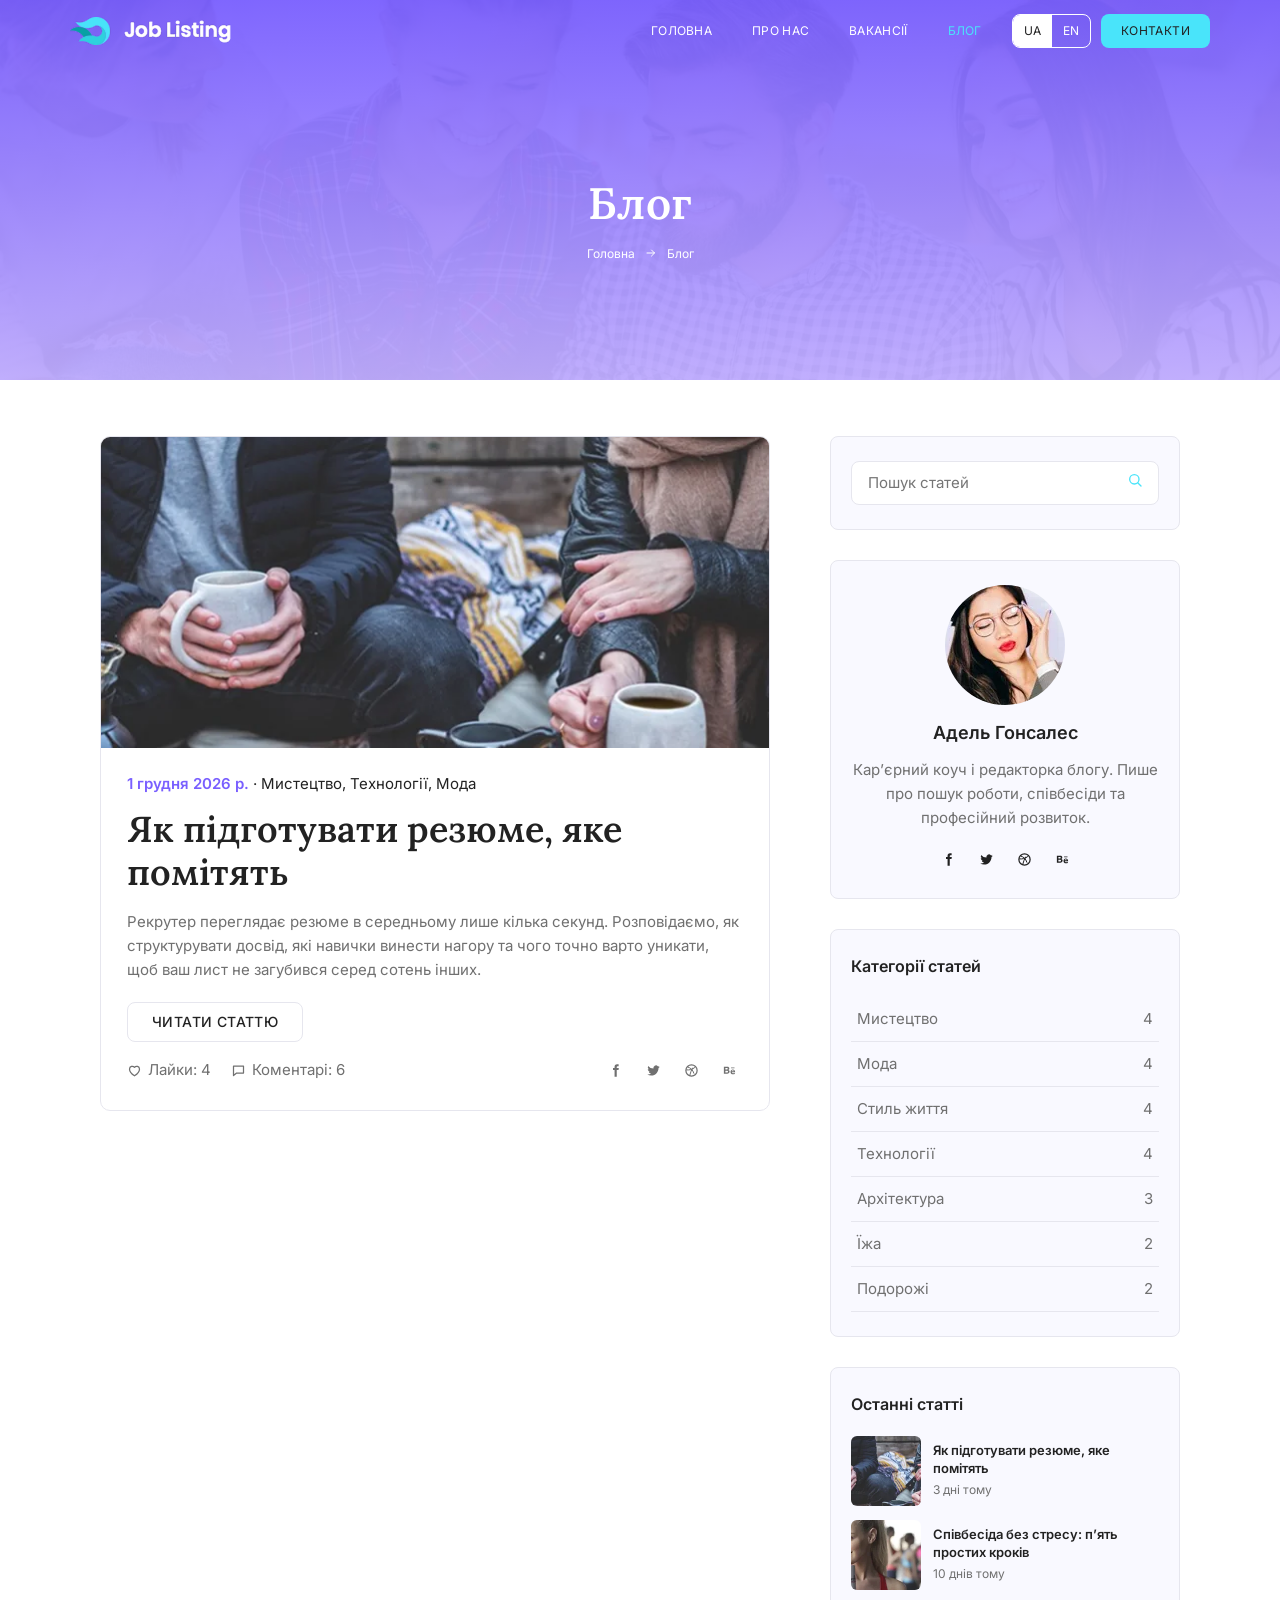
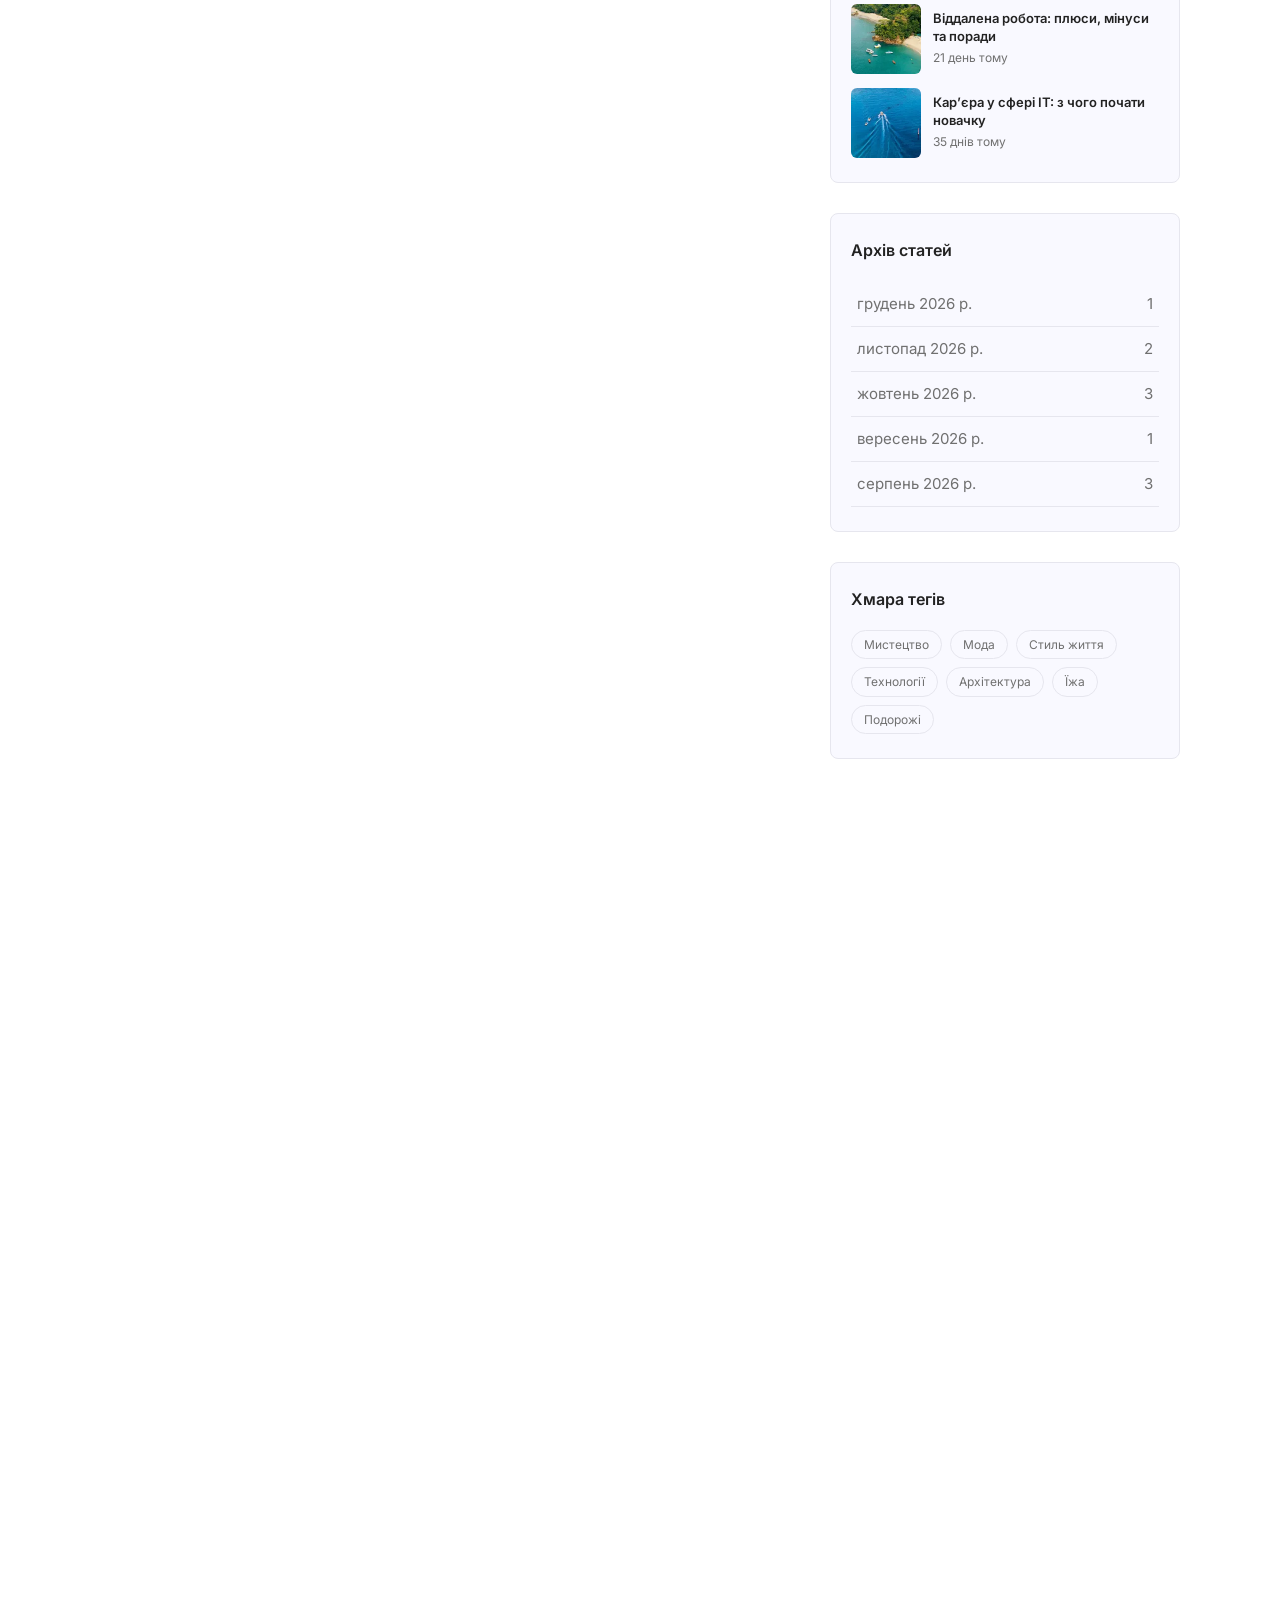
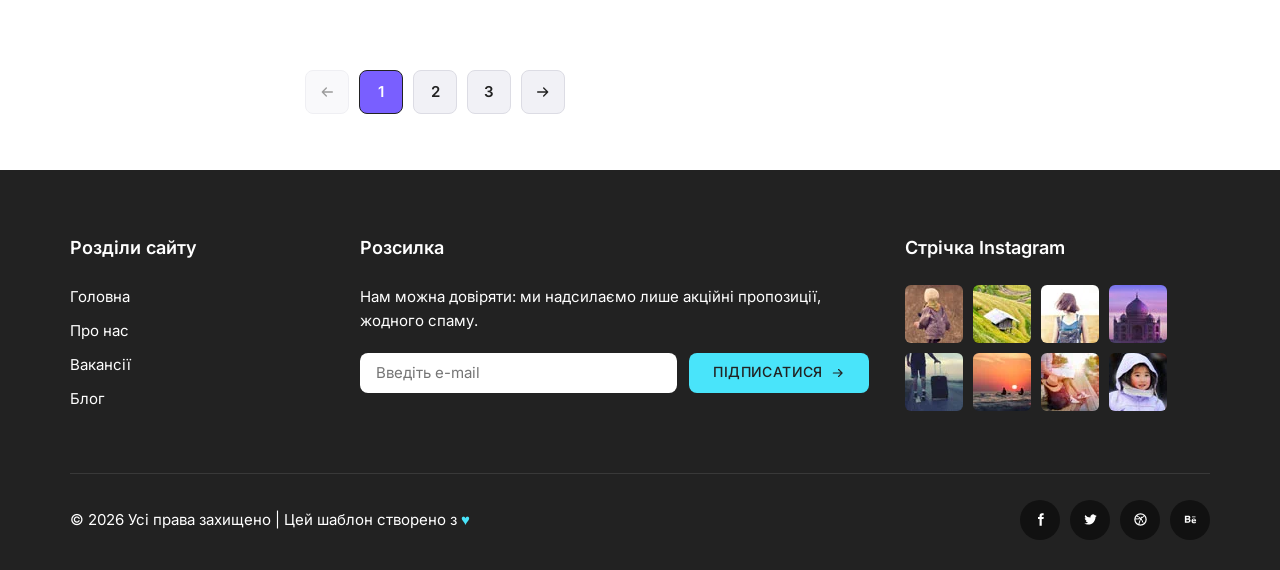
<file: blog.html>
<!DOCTYPE html>
<html lang="uk">
<head>
<meta charset="UTF-8">
<meta name="viewport" content="width=device-width, initial-scale=1">
<title data-i18n="meta.blog.html.title">Блог про кар’єру: резюме, співбесіди, пошук роботи | Job Listing</title>
<meta name="description" content="Поради щодо резюме, співбесід, пошуку роботи та кар’єрного розвитку від команди Job Listing." data-i18n-content="meta.blog.html.desc">
<link rel="icon" href="assets/img/favicon.svg" type="image/svg+xml">
<link rel="preload" href="assets/fonts/lora-cyrillic-600-normal.woff2" as="font" type="font/woff2" crossorigin>
<link rel="stylesheet" href="assets/css/style.css">
</head>
<body>
<header class="site-header">
  <div class="container header-inner">
    <a class="logo" href="index.html"><img src="assets/img/logo.webp" width="161" height="28" alt="Job Listing"></a>
    <button class="burger" type="button" aria-expanded="false" aria-controls="main-nav" aria-label="Меню" data-i18n-aria-label="nav.menu">
      <span></span><span></span><span></span>
    </button>
    <nav class="main-nav" id="main-nav" aria-label="Основне меню" data-i18n-aria-label="nav.label">
      <ul class="nav-list">
        <li><a href="index.html" data-i18n="nav.home">Головна</a></li>
        <li><a href="about.html" data-i18n="nav.about">Про нас</a></li>
        <li><a href="vacancies.html" data-i18n="nav.jobs">Вакансії</a></li>
        <li><a href="blog.html" aria-current="page" data-i18n="nav.blog">Блог</a></li>
      </ul>
      <div class="nav-actions">
        <div class="lang-switch" role="group" aria-label="Мова сайту" data-i18n-aria-label="lang.label">
          <button type="button" data-lang="uk" aria-pressed="true">UA</button>
          <button type="button" data-lang="en" aria-pressed="false">EN</button>
        </div>
        <a class="btn" href="404.html" data-i18n="nav.contact">Контакти</a>
      </div>
    </nav>
  </div>
</header>

<main>
<section class="page-hero">
  <div class="container">
    <h1 data-i18n="blog.h1">Блог</h1>
    <nav class="breadcrumbs" aria-label="Навігація" data-i18n-aria-label="crumbs">
      <a href="index.html" data-i18n="nav.home">Головна</a>
      <svg class="icon" aria-hidden="true" focusable="false"><use href="assets/img/sprite.svg#icon-arrow-right"></use></svg>
      <span data-i18n="blog.crumb">Блог</span>
    </nav>
  </div>
</section>

<section class="section">
  <div class="container container--narrow">
    <div class="blog-layout">
      <div>
        <p class="active-filter" id="active-filter" hidden></p>
        <div id="post-list" aria-live="polite"></div>
        <nav class="pagination" id="post-pages" aria-label="Сторінки" data-i18n-aria-label="pages.label"></nav>
      </div>
      <aside aria-label="Бічна панель блогу" data-i18n-aria-label="blog.side">
        <section class="widget">
          <h2 class="visually-hidden" data-i18n="blog.search.title">Пошук по блогу</h2>
          <form class="widget-search" action="blog.html" method="get" role="search">
            <label class="visually-hidden" for="blog-q" data-i18n="blog.search.label">Пошук статей</label>
            <input id="blog-q" name="q" type="search" autocomplete="off" placeholder="Пошук статей" data-i18n-placeholder="blog.search">
            <button type="submit" aria-label="Шукати" data-i18n-aria-label="blog.search.btn"><svg class="icon" aria-hidden="true" focusable="false"><use href="assets/img/sprite.svg#icon-search"></use></svg></button>
          </form>
        </section>
        <section class="widget author" id="author"></section>
        <section class="widget">
          <h2 data-i18n="blog.cats">Категорії статей</h2>
          <ul class="line-list" id="cat-list"></ul>
        </section>
        <section class="widget">
          <h2 data-i18n="blog.recent">Останні статті</h2>
          <ul class="recent" id="recent-list"></ul>
        </section>
        <section class="widget">
          <h2 data-i18n="blog.archive">Архів статей</h2>
          <ul class="line-list" id="archive-list"></ul>
        </section>
        <section class="widget">
          <h2 data-i18n="blog.tags">Хмара тегів</h2>
          <div class="tag-cloud" id="tag-cloud"></div>
        </section>
      </aside>
    </div>
  </div>
</section>

<dialog class="modal modal--article" id="article" aria-labelledby="article-title">
  <button class="modal__close" type="button" data-close-article aria-label="Закрити" data-i18n-aria-label="modal.close"><svg class="icon" aria-hidden="true" focusable="false"><use href="assets/img/sprite.svg#icon-close"></use></svg></button>
  <img class="article__cover" id="article-cover" alt="" width="670" height="312">
  <p class="post__cats" id="article-cats"></p>
  <h2 id="article-title"></h2>
  <p class="article__info" id="article-info"></p>
  <div class="article__body" id="article-body"></div>
</dialog>
</main>

<footer class="site-footer">
  <div class="container">
    <div class="footer-grid">
      <div>
        <h2 data-i18n="footer.menu">Розділи сайту</h2>
        <ul class="footer-links">
          <li><a href="index.html" data-i18n="nav.home">Головна</a></li>
          <li><a href="about.html" data-i18n="nav.about">Про нас</a></li>
          <li><a href="vacancies.html" data-i18n="nav.jobs">Вакансії</a></li>
          <li><a href="blog.html" data-i18n="nav.blog">Блог</a></li>
        </ul>
      </div>
      <div>
        <h2 data-i18n="footer.news">Розсилка</h2>
        <p data-i18n="footer.news.text">Нам можна довіряти: ми надсилаємо лише акційні пропозиції, жодного спаму.</p>
        <form class="newsletter-form" id="newsletter-form" novalidate>
          <label class="visually-hidden" for="newsletter-email" data-i18n="footer.email">Ваша електронна адреса</label>
          <input class="field-input" id="newsletter-email" name="email" type="email" autocomplete="email" placeholder="Введіть e-mail" data-i18n-placeholder="footer.email.ph">
          <button class="btn" type="submit"><span data-i18n="footer.subscribe">Підписатися</span> <svg class="icon" aria-hidden="true" focusable="false"><use href="assets/img/sprite.svg#icon-arrow-right"></use></svg></button>
          <p class="form-note" id="newsletter-note" role="status"></p>
        </form>
      </div>
      <div>
        <h2 data-i18n="footer.insta">Стрічка Instagram</h2>
        <div class="insta-grid">
          <img src="assets/img/insta-winter-walk.webp" width="58" height="58" loading="lazy" alt="Фото з Instagram 1" data-i18n-alt="insta.0">
          <img src="assets/img/insta-rice-terrace.webp" width="58" height="58" loading="lazy" alt="Фото з Instagram 2" data-i18n-alt="insta.1">
          <img src="assets/img/insta-denim-backpack.webp" width="58" height="58" loading="lazy" alt="Фото з Instagram 3" data-i18n-alt="insta.2">
          <img src="assets/img/insta-taj-mahal.webp" width="58" height="58" loading="lazy" alt="Фото з Instagram 4" data-i18n-alt="insta.3">
          <img src="assets/img/insta-suitcase-travel.webp" width="58" height="58" loading="lazy" alt="Фото з Instagram 5" data-i18n-alt="insta.4">
          <img src="assets/img/insta-sunset-boats.webp" width="58" height="58" loading="lazy" alt="Фото з Instagram 6" data-i18n-alt="insta.5">
          <img src="assets/img/insta-beach-hat.webp" width="58" height="58" loading="lazy" alt="Фото з Instagram 7" data-i18n-alt="insta.6">
          <img src="assets/img/insta-winter-hood-closeup.webp" width="58" height="58" loading="lazy" alt="Фото з Instagram 8" data-i18n-alt="insta.7">
        </div>
      </div>
    </div>
    <div class="footer-bottom">
      <p><span data-i18n="footer.copy">© 2026 Усі права захищено | Цей шаблон створено з</span> <span class="heart" role="img" aria-label="любов’ю" data-i18n-aria-label="footer.love">♥</span></p>
      <div class="socials"><a href="https://www.facebook.com/" target="_blank" rel="noopener noreferrer" aria-label="Facebook"><svg class="icon" aria-hidden="true" focusable="false"><use href="assets/img/sprite.svg#icon-facebook"></use></svg></a><a href="https://twitter.com/" target="_blank" rel="noopener noreferrer" aria-label="Twitter"><svg class="icon" aria-hidden="true" focusable="false"><use href="assets/img/sprite.svg#icon-twitter"></use></svg></a><a href="https://dribbble.com/" target="_blank" rel="noopener noreferrer" aria-label="Dribbble"><svg class="icon" aria-hidden="true" focusable="false"><use href="assets/img/sprite.svg#icon-dribbble"></use></svg></a><a href="https://www.behance.net/" target="_blank" rel="noopener noreferrer" aria-label="Behance"><svg class="icon" aria-hidden="true" focusable="false"><use href="assets/img/sprite.svg#icon-behance"></use></svg></a></div>
    </div>
  </div>
</footer>

<dialog class="modal" id="modal" aria-labelledby="modal-title">
  <button class="modal__close" type="button" data-close-modal aria-label="Закрити" data-i18n-aria-label="modal.close"><svg class="icon" aria-hidden="true" focusable="false"><use href="assets/img/sprite.svg#icon-close"></use></svg></button>
  <h2 id="modal-title"></h2>
  <p class="modal__lead" id="modal-lead"></p>
  <form id="modal-form" novalidate>
    <input type="hidden" name="kind" value="contact">
    <input type="hidden" name="job_id" value="">
    <div hidden data-only="employer">
    <div class="form-row">
        <label for="f-company" data-i18n="form.company">Назва компанії</label>
        <input id="f-company" name="company" type="text" autocomplete="organization">
        <p class="form-error" data-error-for="company"></p>
      </div>
    </div>
    <div class="form-row">
        <label for="f-name" data-i18n="form.name">Ім’я</label>
        <input id="f-name" name="name" type="text" autocomplete="name">
        <p class="form-error" data-error-for="name"></p>
      </div>
    <div class="form-row">
        <label for="f-email" data-i18n="form.email">Електронна пошта</label>
        <input id="f-email" name="email" type="email" autocomplete="email">
        <p class="form-error" data-error-for="email"></p>
      </div>
    <div class="form-row">
        <label for="f-phone" data-i18n="form.phone">Телефон (необов’язково)</label>
        <input id="f-phone" name="phone" type="tel" autocomplete="tel">
        <p class="form-error" data-error-for="phone"></p>
      </div>
    <div class="form-row">
        <label for="f-message" data-i18n="form.message">Повідомлення</label>
        <textarea id="f-message" name="message" rows="4"></textarea>
        <p class="form-error" data-error-for="message"></p>
      </div>
    <button class="btn" type="submit" id="modal-submit"><span data-i18n="form.send">Надіслати</span></button>
    <p class="form-note" id="modal-note" role="status"></p>
  </form>
</dialog>

<dialog class="modal modal--job" id="job-modal" aria-labelledby="job-modal-title">
  <button class="modal__close" type="button" data-close-job aria-label="Закрити" data-i18n-aria-label="modal.close"><svg class="icon" aria-hidden="true" focusable="false"><use href="assets/img/sprite.svg#icon-close"></use></svg></button>
  <div class="job-modal__head">
    <div id="job-modal-logo"></div>
    <div>
      <h2 id="job-modal-title"></h2>
      <p class="job-modal__company" id="job-modal-company"></p>
    </div>
  </div>
  <div id="job-modal-info"></div>
  <p class="job-modal__desc" id="job-modal-desc"></p>
  <div class="job-card__tags" id="job-modal-tags"></div>
  <div class="job-modal__footer">
    <button class="btn" type="button" id="job-modal-fill"><span data-i18n="job.fill">Заповнити анкету</span></button>
  </div>
</dialog>

<button class="to-top" type="button" hidden aria-label="Нагору" data-i18n-aria-label="totop"><svg class="icon" aria-hidden="true" focusable="false"><use href="assets/img/sprite.svg#icon-arrow-up"></use></svg></button>

<script src="assets/js/data.js" defer></script>
<script src="assets/js/i18n.js" defer></script>
<script src="assets/js/common.js" defer></script>
<script src="assets/js/ui.js" defer></script>
<script src="assets/js/articles.js" defer></script>
<script src="assets/js/blog.js" defer></script>
</body>
</html>
</file>
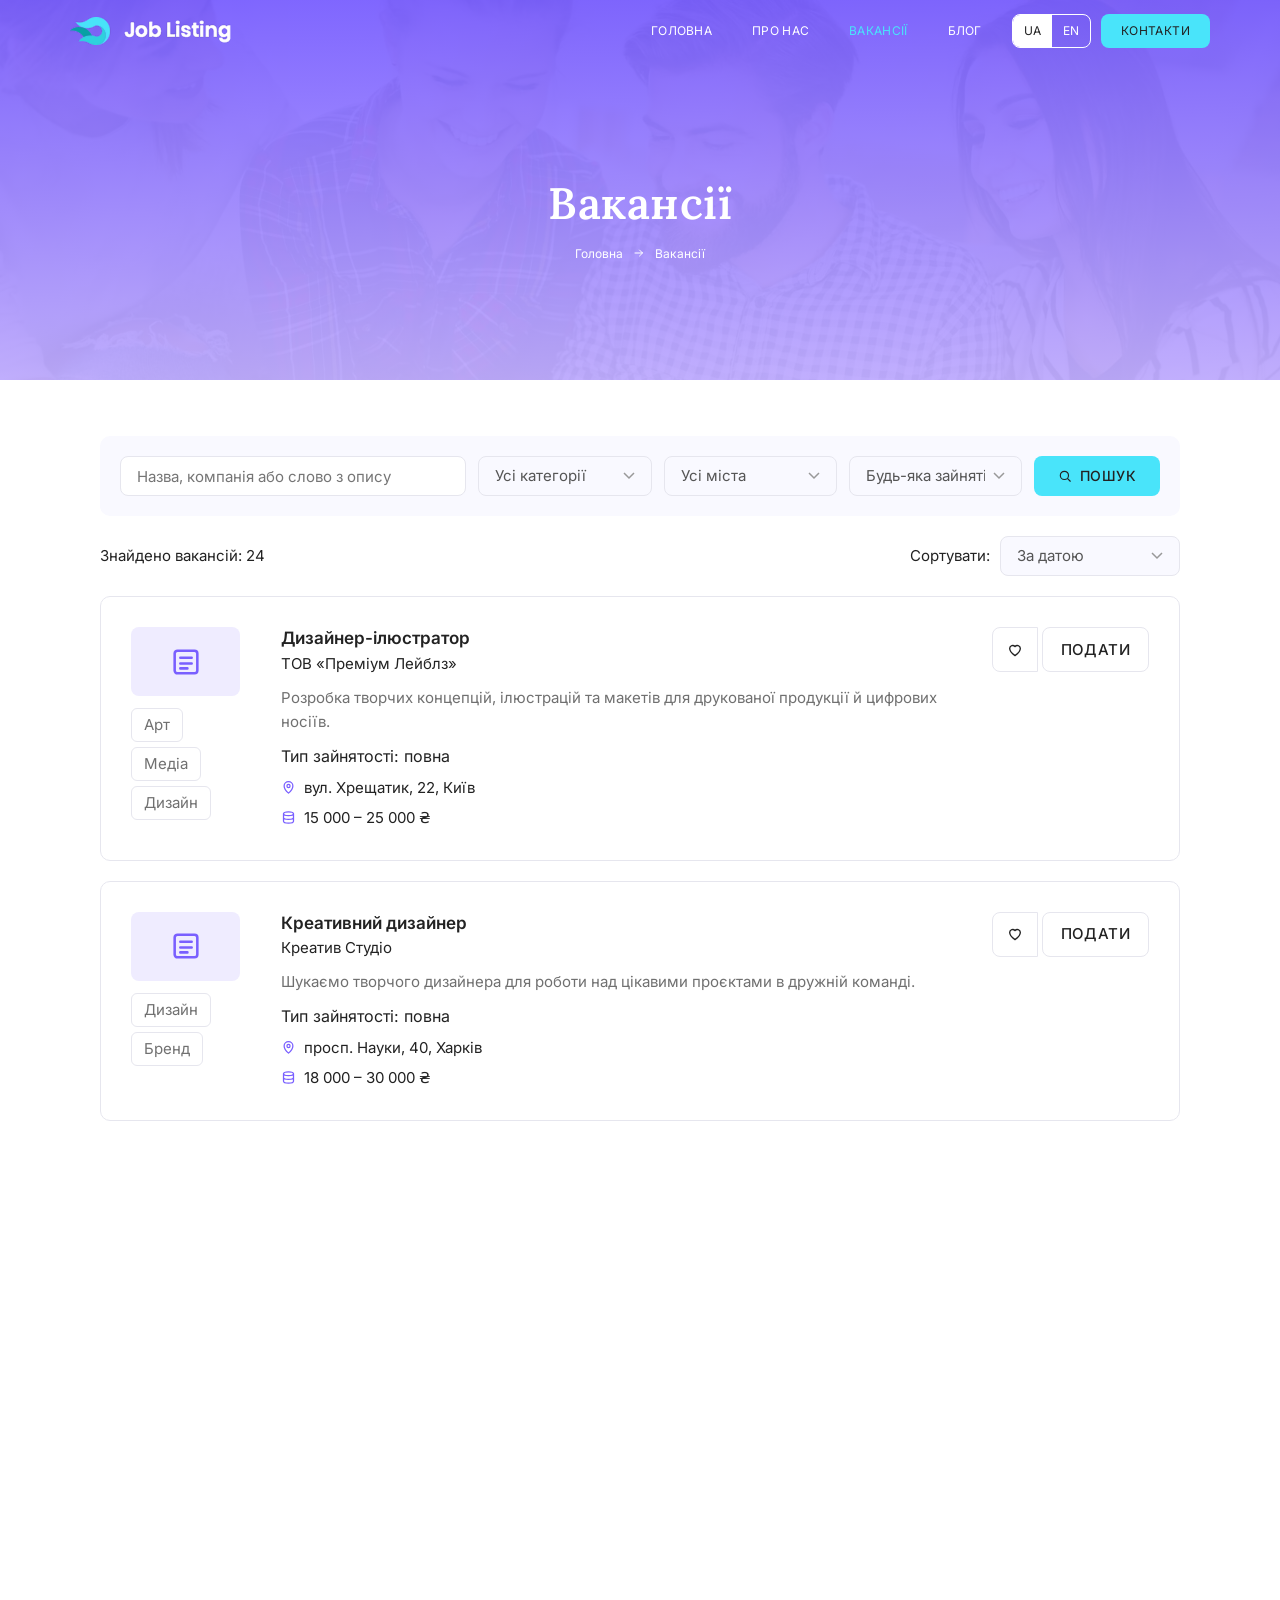
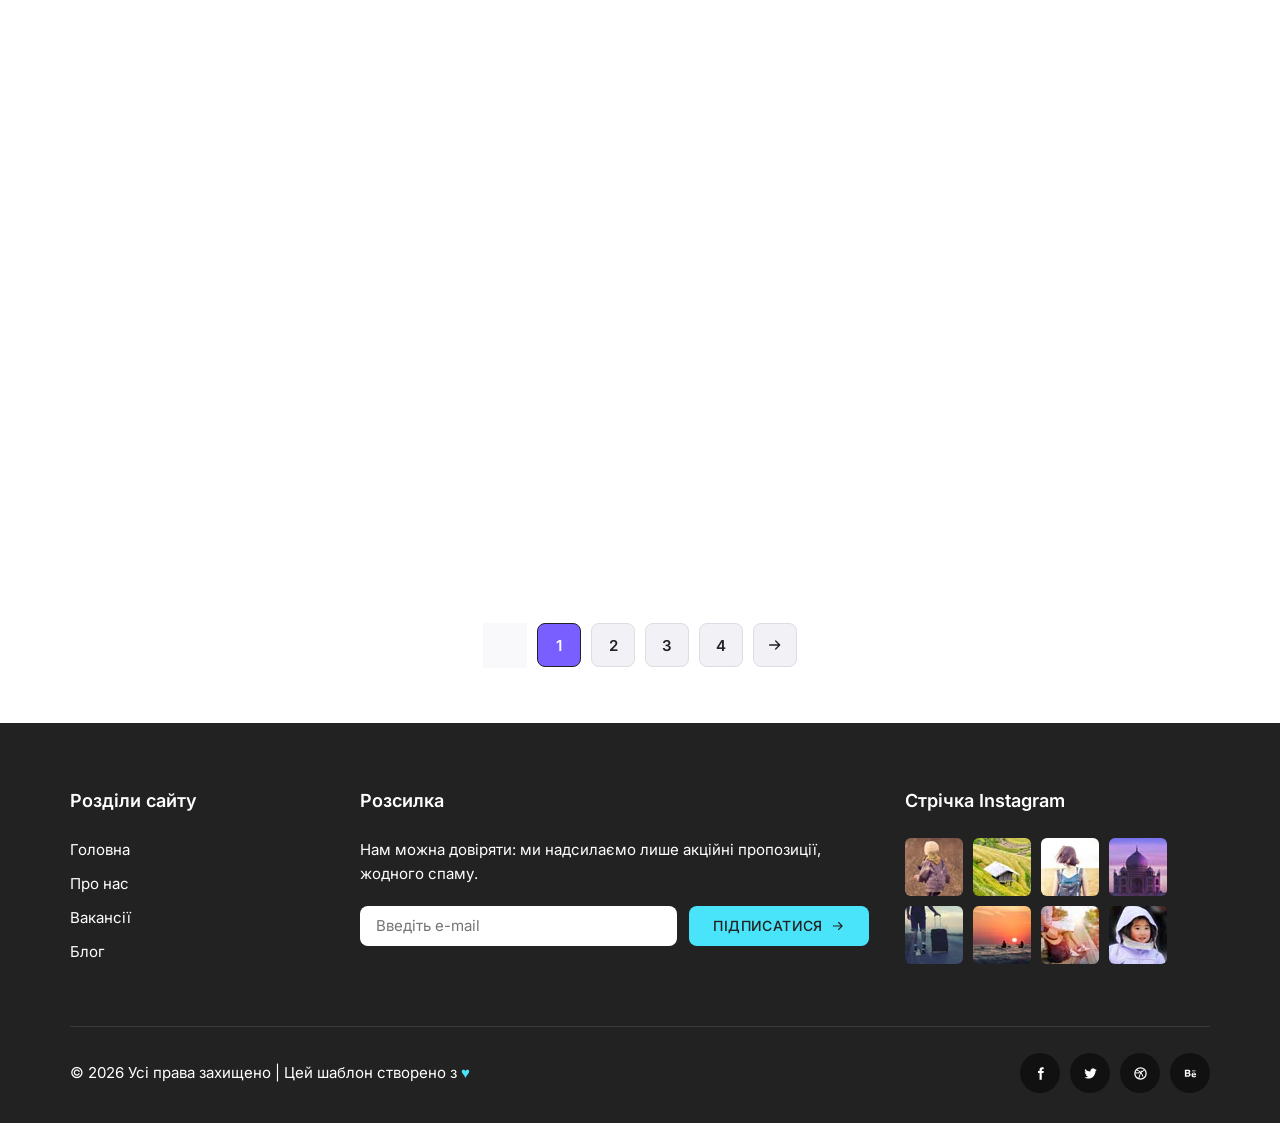
<file: vacancies.html>
<!DOCTYPE html>
<html lang="uk">
<head>
<meta charset="UTF-8">
<meta name="viewport" content="width=device-width, initial-scale=1">
<title data-i18n="meta.vacancies.html.title">Вакансії — пошук роботи в Україні | Job Listing</title>
<meta name="description" content="Каталог вакансій з фільтрами за містом, категорією та типом зайнятості. Сортуйте за датою, зарплатою або назвою." data-i18n-content="meta.vacancies.html.desc">
<link rel="icon" href="assets/img/favicon.svg" type="image/svg+xml">
<link rel="preload" href="assets/fonts/lora-cyrillic-600-normal.woff2" as="font" type="font/woff2" crossorigin>
<link rel="stylesheet" href="assets/css/style.css">
</head>
<body>
<header class="site-header">
  <div class="container header-inner">
    <a class="logo" href="index.html"><img src="assets/img/logo.webp" width="161" height="28" alt="Job Listing"></a>
    <button class="burger" type="button" aria-expanded="false" aria-controls="main-nav" aria-label="Меню" data-i18n-aria-label="nav.menu">
      <span></span><span></span><span></span>
    </button>
    <nav class="main-nav" id="main-nav" aria-label="Основне меню" data-i18n-aria-label="nav.label">
      <ul class="nav-list">
        <li><a href="index.html" data-i18n="nav.home">Головна</a></li>
        <li><a href="about.html" data-i18n="nav.about">Про нас</a></li>
        <li><a href="vacancies.html" aria-current="page" data-i18n="nav.jobs">Вакансії</a></li>
        <li><a href="blog.html" data-i18n="nav.blog">Блог</a></li>
      </ul>
      <div class="nav-actions">
        <div class="lang-switch" role="group" aria-label="Мова сайту" data-i18n-aria-label="lang.label">
          <button type="button" data-lang="uk" aria-pressed="true">UA</button>
          <button type="button" data-lang="en" aria-pressed="false">EN</button>
        </div>
        <a class="btn" href="404.html" data-i18n="nav.contact">Контакти</a>
      </div>
    </nav>
  </div>
</header>

<main>
<section class="page-hero">
  <div class="container">
    <h1 data-i18n="jobs.h1">Вакансії</h1>
    <nav class="breadcrumbs" aria-label="Навігація" data-i18n-aria-label="crumbs">
      <a href="index.html" data-i18n="nav.home">Головна</a>
      <svg class="icon" aria-hidden="true" focusable="false"><use href="assets/img/sprite.svg#icon-arrow-right"></use></svg>
      <span data-i18n="jobs.crumb">Вакансії</span>
    </nav>
  </div>
</section>

<section class="section">
  <div class="container container--narrow">
    <form class="filter-panel" id="filter-form" action="vacancies.html" method="get" role="search">
      <div>
        <label class="visually-hidden" for="flt-q" data-i18n="filter.q.label">Пошук за словом</label>
        <input class="field-input" id="flt-q" name="q" type="search" autocomplete="off" placeholder="Назва, компанія або слово з опису" data-i18n-placeholder="filter.q">
      </div>
      <div>
        <label class="visually-hidden" for="flt-category" data-i18n="filter.cat.label">Категорія</label>
        <select class="field-select" id="flt-category" name="category"><option value="" data-i18n="search.cat">Усі категорії</option></select>
      </div>
      <div>
        <label class="visually-hidden" for="flt-location" data-i18n="filter.loc.label">Місто</label>
        <select class="field-select" id="flt-location" name="location"><option value="" data-i18n="filter.loc">Усі міста</option></select>
      </div>
      <div>
        <label class="visually-hidden" for="flt-type" data-i18n="filter.type.label">Тип зайнятості</label>
        <select class="field-select" id="flt-type" name="type">
          <option value="" data-i18n="filter.type">Будь-яка зайнятість</option>
          <option value="full" data-i18n="jobs.full">Повна</option>
          <option value="part" data-i18n="jobs.part">Часткова</option>
          <option value="intern" data-i18n="jobs.intern">Стажування</option>
        </select>
      </div>
      <button class="btn" type="submit"><svg class="icon" aria-hidden="true" focusable="false"><use href="assets/img/sprite.svg#icon-search"></use></svg> <span data-i18n="search.btn">Пошук</span></button>
      <input type="hidden" name="sort" id="flt-sort-hidden" value="">
    </form>

    <div class="results-bar">
      <p id="results-count" role="status"></p>
      <label for="sort-select"><span data-i18n="sort.label">Сортувати:</span>
        <select class="field-select" id="sort-select">
          <option value="date" data-i18n="sort.date">За датою</option>
          <option value="salary" data-i18n="sort.salary">За зарплатою</option>
          <option value="rating" data-i18n="sort.rating">За рейтингом</option>
          <option value="title" data-i18n="sort.title">За назвою</option>
        </select>
      </label>
    </div>

    <div class="job-list" id="job-list" aria-live="polite"></div>
    <nav class="pagination" id="job-pages" aria-label="Сторінки" data-i18n-aria-label="pages.label"></nav>
  </div>
</section>
</main>

<footer class="site-footer">
  <div class="container">
    <div class="footer-grid">
      <div>
        <h2 data-i18n="footer.menu">Розділи сайту</h2>
        <ul class="footer-links">
          <li><a href="index.html" data-i18n="nav.home">Головна</a></li>
          <li><a href="about.html" data-i18n="nav.about">Про нас</a></li>
          <li><a href="vacancies.html" data-i18n="nav.jobs">Вакансії</a></li>
          <li><a href="blog.html" data-i18n="nav.blog">Блог</a></li>
        </ul>
      </div>
      <div>
        <h2 data-i18n="footer.news">Розсилка</h2>
        <p data-i18n="footer.news.text">Нам можна довіряти: ми надсилаємо лише акційні пропозиції, жодного спаму.</p>
        <form class="newsletter-form" id="newsletter-form" novalidate>
          <label class="visually-hidden" for="newsletter-email" data-i18n="footer.email">Ваша електронна адреса</label>
          <input class="field-input" id="newsletter-email" name="email" type="email" autocomplete="email" placeholder="Введіть e-mail" data-i18n-placeholder="footer.email.ph">
          <button class="btn" type="submit"><span data-i18n="footer.subscribe">Підписатися</span> <svg class="icon" aria-hidden="true" focusable="false"><use href="assets/img/sprite.svg#icon-arrow-right"></use></svg></button>
          <p class="form-note" id="newsletter-note" role="status"></p>
        </form>
      </div>
      <div>
        <h2 data-i18n="footer.insta">Стрічка Instagram</h2>
        <div class="insta-grid">
          <img src="assets/img/insta-winter-walk.webp" width="58" height="58" loading="lazy" alt="Фото з Instagram 1" data-i18n-alt="insta.0">
          <img src="assets/img/insta-rice-terrace.webp" width="58" height="58" loading="lazy" alt="Фото з Instagram 2" data-i18n-alt="insta.1">
          <img src="assets/img/insta-denim-backpack.webp" width="58" height="58" loading="lazy" alt="Фото з Instagram 3" data-i18n-alt="insta.2">
          <img src="assets/img/insta-taj-mahal.webp" width="58" height="58" loading="lazy" alt="Фото з Instagram 4" data-i18n-alt="insta.3">
          <img src="assets/img/insta-suitcase-travel.webp" width="58" height="58" loading="lazy" alt="Фото з Instagram 5" data-i18n-alt="insta.4">
          <img src="assets/img/insta-sunset-boats.webp" width="58" height="58" loading="lazy" alt="Фото з Instagram 6" data-i18n-alt="insta.5">
          <img src="assets/img/insta-beach-hat.webp" width="58" height="58" loading="lazy" alt="Фото з Instagram 7" data-i18n-alt="insta.6">
          <img src="assets/img/insta-winter-hood-closeup.webp" width="58" height="58" loading="lazy" alt="Фото з Instagram 8" data-i18n-alt="insta.7">
        </div>
      </div>
    </div>
    <div class="footer-bottom">
      <p><span data-i18n="footer.copy">© 2026 Усі права захищено | Цей шаблон створено з</span> <span class="heart" role="img" aria-label="любов’ю" data-i18n-aria-label="footer.love">♥</span></p>
      <div class="socials"><a href="https://www.facebook.com/" target="_blank" rel="noopener noreferrer" aria-label="Facebook"><svg class="icon" aria-hidden="true" focusable="false"><use href="assets/img/sprite.svg#icon-facebook"></use></svg></a><a href="https://twitter.com/" target="_blank" rel="noopener noreferrer" aria-label="Twitter"><svg class="icon" aria-hidden="true" focusable="false"><use href="assets/img/sprite.svg#icon-twitter"></use></svg></a><a href="https://dribbble.com/" target="_blank" rel="noopener noreferrer" aria-label="Dribbble"><svg class="icon" aria-hidden="true" focusable="false"><use href="assets/img/sprite.svg#icon-dribbble"></use></svg></a><a href="https://www.behance.net/" target="_blank" rel="noopener noreferrer" aria-label="Behance"><svg class="icon" aria-hidden="true" focusable="false"><use href="assets/img/sprite.svg#icon-behance"></use></svg></a></div>
    </div>
  </div>
</footer>

<dialog class="modal" id="modal" aria-labelledby="modal-title">
  <button class="modal__close" type="button" data-close-modal aria-label="Закрити" data-i18n-aria-label="modal.close"><svg class="icon" aria-hidden="true" focusable="false"><use href="assets/img/sprite.svg#icon-close"></use></svg></button>
  <h2 id="modal-title"></h2>
  <p class="modal__lead" id="modal-lead"></p>
  <form id="modal-form" novalidate>
    <input type="hidden" name="kind" value="contact">
    <input type="hidden" name="job_id" value="">
    <div hidden data-only="employer">
    <div class="form-row">
        <label for="f-company" data-i18n="form.company">Назва компанії</label>
        <input id="f-company" name="company" type="text" autocomplete="organization">
        <p class="form-error" data-error-for="company"></p>
      </div>
    </div>
    <div class="form-row">
        <label for="f-name" data-i18n="form.name">Ім’я</label>
        <input id="f-name" name="name" type="text" autocomplete="name">
        <p class="form-error" data-error-for="name"></p>
      </div>
    <div class="form-row">
        <label for="f-email" data-i18n="form.email">Електронна пошта</label>
        <input id="f-email" name="email" type="email" autocomplete="email">
        <p class="form-error" data-error-for="email"></p>
      </div>
    <div class="form-row">
        <label for="f-phone" data-i18n="form.phone">Телефон (необов’язково)</label>
        <input id="f-phone" name="phone" type="tel" autocomplete="tel">
        <p class="form-error" data-error-for="phone"></p>
      </div>
    <div class="form-row">
        <label for="f-message" data-i18n="form.message">Повідомлення</label>
        <textarea id="f-message" name="message" rows="4"></textarea>
        <p class="form-error" data-error-for="message"></p>
      </div>
    <button class="btn" type="submit" id="modal-submit"><span data-i18n="form.send">Надіслати</span></button>
    <p class="form-note" id="modal-note" role="status"></p>
  </form>
</dialog>

<dialog class="modal modal--job" id="job-modal" aria-labelledby="job-modal-title">
  <button class="modal__close" type="button" data-close-job aria-label="Закрити" data-i18n-aria-label="modal.close"><svg class="icon" aria-hidden="true" focusable="false"><use href="assets/img/sprite.svg#icon-close"></use></svg></button>
  <div class="job-modal__head">
    <div id="job-modal-logo"></div>
    <div>
      <h2 id="job-modal-title"></h2>
      <p class="job-modal__company" id="job-modal-company"></p>
    </div>
  </div>
  <div id="job-modal-info"></div>
  <p class="job-modal__desc" id="job-modal-desc"></p>
  <div class="job-card__tags" id="job-modal-tags"></div>
  <div class="job-modal__footer">
    <button class="btn" type="button" id="job-modal-fill"><span data-i18n="job.fill">Заповнити анкету</span></button>
  </div>
</dialog>

<button class="to-top" type="button" hidden aria-label="Нагору" data-i18n-aria-label="totop"><svg class="icon" aria-hidden="true" focusable="false"><use href="assets/img/sprite.svg#icon-arrow-up"></use></svg></button>

<script src="assets/js/data.js" defer></script>
<script src="assets/js/i18n.js" defer></script>
<script src="assets/js/common.js" defer></script>
<script src="assets/js/ui.js" defer></script>
<script src="assets/js/vacancies.js" defer></script>
</body>
</html>
</file>
<file: assets/css/style.css>
/* ==========================================================================
   Job Listing — styles
   Mobile first: base styles are for phones, then wider screens are added
   with min-width media queries.
     phone   : up to 575px   (base styles)
     tablet  : 576px - 991px
     desktop : 992px and wider
   ========================================================================== */

/* ---------- 1. Variables and reset ---------- */

/* Montserrat is stored in the project (assets/fonts), it has Ukrainian letters */
@font-face {
  font-family: 'Montserrat';
  font-style: normal;
  font-weight: 300;
  font-display: swap;
  src: url("../fonts/montserrat-cyrillic-ext-300-normal.woff2") format('woff2');
  unicode-range: U+0460-052F,U+1C80-1C8A,U+20B4,U+2DE0-2DFF,U+A640-A69F,U+FE2E-FE2F;
}

@font-face {
  font-family: 'Montserrat';
  font-style: normal;
  font-weight: 300;
  font-display: swap;
  src: url("../fonts/montserrat-cyrillic-300-normal.woff2") format('woff2');
  unicode-range: U+0301,U+0400-045F,U+0490-0491,U+04B0-04B1,U+2116;
}

@font-face {
  font-family: 'Montserrat';
  font-style: normal;
  font-weight: 300;
  font-display: swap;
  src: url("../fonts/montserrat-latin-ext-300-normal.woff2") format('woff2');
  unicode-range: U+0100-02BA,U+02BD-02C5,U+02C7-02CC,U+02CE-02D7,U+02DD-02FF,U+0304,U+0308,U+0329,U+1D00-1DBF,U+1E00-1E9F,U+1EF2-1EFF,U+2020,U+20A0-20AB,U+20AD-20C0,U+2113,U+2C60-2C7F,U+A720-A7FF;
}

@font-face {
  font-family: 'Montserrat';
  font-style: normal;
  font-weight: 300;
  font-display: swap;
  src: url("../fonts/montserrat-latin-300-normal.woff2") format('woff2');
  unicode-range: U+0000-00FF,U+0131,U+0152-0153,U+02BB-02BC,U+02C6,U+02DA,U+02DC,U+0304,U+0308,U+0329,U+2000-206F,U+20AC,U+2122,U+2191,U+2193,U+2212,U+2215,U+FEFF,U+FFFD;
}

@font-face {
  font-family: 'Montserrat';
  font-style: normal;
  font-weight: 400;
  font-display: swap;
  src: url("../fonts/montserrat-cyrillic-ext-400-normal.woff2") format('woff2');
  unicode-range: U+0460-052F,U+1C80-1C8A,U+20B4,U+2DE0-2DFF,U+A640-A69F,U+FE2E-FE2F;
}

@font-face {
  font-family: 'Montserrat';
  font-style: normal;
  font-weight: 400;
  font-display: swap;
  src: url("../fonts/montserrat-cyrillic-400-normal.woff2") format('woff2');
  unicode-range: U+0301,U+0400-045F,U+0490-0491,U+04B0-04B1,U+2116;
}

@font-face {
  font-family: 'Montserrat';
  font-style: normal;
  font-weight: 400;
  font-display: swap;
  src: url("../fonts/montserrat-latin-ext-400-normal.woff2") format('woff2');
  unicode-range: U+0100-02BA,U+02BD-02C5,U+02C7-02CC,U+02CE-02D7,U+02DD-02FF,U+0304,U+0308,U+0329,U+1D00-1DBF,U+1E00-1E9F,U+1EF2-1EFF,U+2020,U+20A0-20AB,U+20AD-20C0,U+2113,U+2C60-2C7F,U+A720-A7FF;
}

@font-face {
  font-family: 'Montserrat';
  font-style: normal;
  font-weight: 400;
  font-display: swap;
  src: url("../fonts/montserrat-latin-400-normal.woff2") format('woff2');
  unicode-range: U+0000-00FF,U+0131,U+0152-0153,U+02BB-02BC,U+02C6,U+02DA,U+02DC,U+0304,U+0308,U+0329,U+2000-206F,U+20AC,U+2122,U+2191,U+2193,U+2212,U+2215,U+FEFF,U+FFFD;
}

@font-face {
  font-family: 'Montserrat';
  font-style: normal;
  font-weight: 500;
  font-display: swap;
  src: url("../fonts/montserrat-cyrillic-ext-500-normal.woff2") format('woff2');
  unicode-range: U+0460-052F,U+1C80-1C8A,U+20B4,U+2DE0-2DFF,U+A640-A69F,U+FE2E-FE2F;
}

@font-face {
  font-family: 'Montserrat';
  font-style: normal;
  font-weight: 500;
  font-display: swap;
  src: url("../fonts/montserrat-cyrillic-500-normal.woff2") format('woff2');
  unicode-range: U+0301,U+0400-045F,U+0490-0491,U+04B0-04B1,U+2116;
}

@font-face {
  font-family: 'Montserrat';
  font-style: normal;
  font-weight: 500;
  font-display: swap;
  src: url("../fonts/montserrat-latin-ext-500-normal.woff2") format('woff2');
  unicode-range: U+0100-02BA,U+02BD-02C5,U+02C7-02CC,U+02CE-02D7,U+02DD-02FF,U+0304,U+0308,U+0329,U+1D00-1DBF,U+1E00-1E9F,U+1EF2-1EFF,U+2020,U+20A0-20AB,U+20AD-20C0,U+2113,U+2C60-2C7F,U+A720-A7FF;
}

@font-face {
  font-family: 'Montserrat';
  font-style: normal;
  font-weight: 500;
  font-display: swap;
  src: url("../fonts/montserrat-latin-500-normal.woff2") format('woff2');
  unicode-range: U+0000-00FF,U+0131,U+0152-0153,U+02BB-02BC,U+02C6,U+02DA,U+02DC,U+0304,U+0308,U+0329,U+2000-206F,U+20AC,U+2122,U+2191,U+2193,U+2212,U+2215,U+FEFF,U+FFFD;
}

@font-face {
  font-family: 'Montserrat';
  font-style: normal;
  font-weight: 600;
  font-display: swap;
  src: url("../fonts/montserrat-cyrillic-ext-600-normal.woff2") format('woff2');
  unicode-range: U+0460-052F,U+1C80-1C8A,U+20B4,U+2DE0-2DFF,U+A640-A69F,U+FE2E-FE2F;
}

@font-face {
  font-family: 'Montserrat';
  font-style: normal;
  font-weight: 600;
  font-display: swap;
  src: url("../fonts/montserrat-cyrillic-600-normal.woff2") format('woff2');
  unicode-range: U+0301,U+0400-045F,U+0490-0491,U+04B0-04B1,U+2116;
}

@font-face {
  font-family: 'Montserrat';
  font-style: normal;
  font-weight: 600;
  font-display: swap;
  src: url("../fonts/montserrat-latin-ext-600-normal.woff2") format('woff2');
  unicode-range: U+0100-02BA,U+02BD-02C5,U+02C7-02CC,U+02CE-02D7,U+02DD-02FF,U+0304,U+0308,U+0329,U+1D00-1DBF,U+1E00-1E9F,U+1EF2-1EFF,U+2020,U+20A0-20AB,U+20AD-20C0,U+2113,U+2C60-2C7F,U+A720-A7FF;
}

@font-face {
  font-family: 'Montserrat';
  font-style: normal;
  font-weight: 600;
  font-display: swap;
  src: url("../fonts/montserrat-latin-600-normal.woff2") format('woff2');
  unicode-range: U+0000-00FF,U+0131,U+0152-0153,U+02BB-02BC,U+02C6,U+02DA,U+02DC,U+0304,U+0308,U+0329,U+2000-206F,U+20AC,U+2122,U+2191,U+2193,U+2212,U+2215,U+FEFF,U+FFFD;
}

@font-face {
  font-family: 'Montserrat';
  font-style: normal;
  font-weight: 700;
  font-display: swap;
  src: url("../fonts/montserrat-cyrillic-ext-700-normal.woff2") format('woff2');
  unicode-range: U+0460-052F,U+1C80-1C8A,U+20B4,U+2DE0-2DFF,U+A640-A69F,U+FE2E-FE2F;
}

@font-face {
  font-family: 'Montserrat';
  font-style: normal;
  font-weight: 700;
  font-display: swap;
  src: url("../fonts/montserrat-cyrillic-700-normal.woff2") format('woff2');
  unicode-range: U+0301,U+0400-045F,U+0490-0491,U+04B0-04B1,U+2116;
}

@font-face {
  font-family: 'Montserrat';
  font-style: normal;
  font-weight: 700;
  font-display: swap;
  src: url("../fonts/montserrat-latin-ext-700-normal.woff2") format('woff2');
  unicode-range: U+0100-02BA,U+02BD-02C5,U+02C7-02CC,U+02CE-02D7,U+02DD-02FF,U+0304,U+0308,U+0329,U+1D00-1DBF,U+1E00-1E9F,U+1EF2-1EFF,U+2020,U+20A0-20AB,U+20AD-20C0,U+2113,U+2C60-2C7F,U+A720-A7FF;
}

@font-face {
  font-family: 'Montserrat';
  font-style: normal;
  font-weight: 700;
  font-display: swap;
  src: url("../fonts/montserrat-latin-700-normal.woff2") format('woff2');
  unicode-range: U+0000-00FF,U+0131,U+0152-0153,U+02BB-02BC,U+02C6,U+02DA,U+02DC,U+0304,U+0308,U+0329,U+2000-206F,U+20AC,U+2122,U+2191,U+2193,U+2212,U+2215,U+FEFF,U+FFFD;
}

:root {
  --primary: #795fff;
  --primary-light: #bfacff;
  --accent: #49e4fa;
  --dark: #222;
  --text: #707070;
  --soft: #f9f9ff;
  --line: #eee;
  --radius-s: 8px;
  --radius-m: 14px;
  --radius-l: 22px;
  --radius-pill: 999px;
  --shadow: 0 0 20px rgba(132, 144, 255, .2);
  --font: 'Montserrat', Arial, sans-serif;
}

*,
*::before,
*::after {
  box-sizing: border-box;
}

html {
  -webkit-text-size-adjust: 100%;
  scroll-behavior: smooth;
}

body {
  margin: 0;
  font-family: var(--font);
  font-size: 15px;
  font-weight: 400;
  line-height: 1.6;
  color: var(--dark);
  background: #fff;
  overflow-wrap: break-word;
}

h1, h2, h3, h4, p, ul, ol, figure, dl, dd {
  margin: 0;
}

ul, ol {
  padding: 0;
  list-style: none;
}

img {
  display: block;
  max-width: 100%;
  height: auto;
}

a {
  color: inherit;
  text-decoration: none;
}

button,
input,
select,
textarea {
  font: inherit;
  color: inherit;
}

button {
  cursor: pointer;
  border: 0;
  background: none;
  padding: 0;
}

:focus-visible {
  outline: 2px solid var(--accent);
  outline-offset: 2px;
}

[hidden] {
  display: none !important;
}

.visually-hidden {
  position: absolute;
  width: 1px;
  height: 1px;
  margin: -1px;
  padding: 0;
  overflow: hidden;
  clip-path: inset(50%);
  white-space: nowrap;
  border: 0;
}

.icon {
  width: 1em;
  height: 1em;
  flex-shrink: 0;
  fill: currentColor;
}

/* ---------- 2. Layout helpers ---------- */

.container {
  width: 100%;
  max-width: 1170px;
  margin: 0 auto;
  padding: 0 15px;
}

.container--narrow {
  max-width: 1110px;
}

.section {
  padding: 50px 0;
}

.section-title {
  font-size: 26px;
  font-weight: 600;
  line-height: 1.2;
  text-align: center;
}

.section-subtitle {
  margin: 10px auto 40px;
  text-align: center;
  color: var(--text);
}

/* ---------- 3. Buttons and forms ---------- */

.btn {
  display: inline-flex;
  align-items: center;
  justify-content: center;
  gap: 8px;
  min-height: 40px;
  padding: 0 24px;
  border-radius: var(--radius-pill);
  background: var(--accent);
  color: var(--dark);
  font-size: 14px;
  font-weight: 500;
  text-transform: uppercase;
  letter-spacing: .5px;
  text-align: center;
  transition: background .2s, transform .2s;
}

.btn:hover {
  background: #2fd3ea;
}

.btn--light {
  background: #fff;
  color: var(--dark);
  border: 1px solid var(--line);
}

.btn--light:hover {
  background: var(--soft);
}

.field-input,
.field-select {
  width: 100%;
  height: 40px;
  padding: 0 16px;
  border: 1px solid var(--line);
  border-radius: var(--radius-pill);
  background: #fff;
  color: #555;
}

.field-select {
  -webkit-appearance: none;
  appearance: none;
  padding-right: 36px;
  background: #f9f9ff url("data:image/svg+xml,%3Csvg xmlns='http://www.w3.org/2000/svg' width='12' height='8' viewBox='0 0 12 8'%3E%3Cpath d='M1 1l5 5 5-5' fill='none' stroke='%23999' stroke-width='1.5'/%3E%3C/svg%3E") no-repeat right 16px center;
}

/* ---------- 4. Header and navigation ---------- */

.site-header {
  position: absolute;
  top: 0;
  left: 0;
  z-index: 20;
  width: 100%;
  color: #fff;
}

.header-inner {
  position: relative;
  display: flex;
  align-items: center;
  justify-content: space-between;
  min-height: 62px;
}

.logo img {
  width: 161px;
  height: 28px;
}

.burger {
  display: flex;
  flex-direction: column;
  justify-content: center;
  gap: 5px;
  width: 44px;
  height: 44px;
  padding: 0 10px;
}

.burger span {
  display: block;
  height: 2px;
  background: #fff;
  border-radius: 2px;
  transition: transform .2s, opacity .2s;
}

.burger[aria-expanded="true"] span:nth-child(1) {
  transform: translateY(7px) rotate(45deg);
}

.burger[aria-expanded="true"] span:nth-child(2) {
  opacity: 0;
}

.burger[aria-expanded="true"] span:nth-child(3) {
  transform: translateY(-7px) rotate(-45deg);
}

.main-nav {
  display: none;
  position: absolute;
  top: 100%;
  left: 0;
  right: 0;
  padding: 10px 15px 20px;
  background: #5e44d8;
  border-radius: 0 0 var(--radius-m) var(--radius-m);
  box-shadow: 0 12px 30px rgba(40, 20, 90, .3);
}

.main-nav.is-open {
  display: block;
}

.nav-list a,
.nav-list button {
  display: block;
  width: 100%;
  padding: 12px 10px;
  font-size: 12px;
  text-transform: uppercase;
  letter-spacing: .3px;
  text-align: left;
  color: #fff;
}

.nav-list a:hover,
.nav-list a[aria-current="page"] {
  color: var(--accent);
}

.nav-actions {
  display: flex;
  align-items: center;
  gap: 10px;
  margin-top: 10px;
}

.nav-actions .btn {
  min-height: 34px;
  padding: 0 20px;
  font-size: 12px;
  font-weight: 400;
}

.lang-switch {
  display: inline-flex;
  height: 34px;
  border: 1px solid #fff;
  border-radius: var(--radius-pill);
  overflow: hidden;
}

.lang-switch button {
  padding: 0 11px;
  font-size: 12px;
  color: #fff;
}

.lang-switch button[aria-pressed="true"] {
  background: #fff;
  color: var(--dark);
}

/* ---------- 5. Hero blocks ---------- */

.hero,
.page-hero {
  position: relative;
  display: flex;
  align-items: center;
  justify-content: center;
  color: #fff;
  text-align: center;
  background:
    linear-gradient(to top, rgba(191, 172, 255, .95), rgba(121, 95, 255, .95)),
    #795fff url("../img/hero-bg.webp") center / cover no-repeat;
}

.hero {
  min-height: 560px;
  padding: 90px 0 110px;
}

.hero-title {
  margin-bottom: 28px;
  font-size: 28px;
  font-weight: 300;
  line-height: 1.2;
}

.hero-title__num {
  color: var(--accent);
}

.search-form {
  display: grid;
  gap: 12px;
  padding: 16px;
  border: 1px solid #b8aaf3;
  border-radius: var(--radius-l);
  background: #a998f6;
}

.search-form .btn {
  width: 100%;
}

.hero-tags {
  margin-top: 20px;
  color: var(--accent);
}

.hero-tags a {
  color: #fff;
}

.hero-tags a:hover {
  color: var(--accent);
}

.page-hero {
  min-height: 300px;
  padding: 90px 0 50px;
}

.page-hero h1 {
  margin-bottom: 14px;
  font-size: 34px;
  font-weight: 600;
  letter-spacing: .5px;
  line-height: 1.2;
}

.breadcrumbs {
  display: flex;
  align-items: center;
  justify-content: center;
  gap: 10px;
  margin-top: 14px;
  font-size: 12px;
}

.breadcrumbs a:hover {
  color: var(--accent);
}

/* ---------- 6. Home: features, popular vacancies, categories ---------- */

.features {
  position: relative;
  z-index: 5;
  margin-top: -50px;
}

.features-grid {
  display: grid;
  gap: 15px;
}

.feature-card {
  padding: 28px 20px;
  border-radius: var(--radius-l);
  background: #fff;
  box-shadow: var(--shadow);
  text-align: center;
}

.feature-card h3 {
  margin-bottom: 10px;
  font-size: 18px;
  font-weight: 600;
}

.feature-card p {
  color: var(--text);
}

/* horizontal sliders (popular vacancies, testimonials) */
.slider-track {
  position: relative;
  display: flex;
  gap: 20px;
  overflow-x: auto;
  scroll-snap-type: x mandatory;
  scrollbar-width: none;
}

.slider-track::-webkit-scrollbar {
  display: none;
}

.slider-track > * {
  scroll-snap-align: start;
}

.dots {
  display: flex;
  justify-content: center;
  gap: 10px;
  margin-top: 22px;
}

.dots button {
  width: 10px;
  height: 10px;
  padding: 0;
  border-radius: 50%;
  background: rgba(127, 127, 127, .5);
}

.dots button[aria-current="true"] {
  background: var(--accent);
}

.hot-card {
  flex: 0 0 90%;
  display: flex;
  flex-direction: column;
  gap: 14px;
  padding: 24px;
  border-radius: var(--radius-l);
  background: var(--dark);
  color: #fff;
}

.hot-card__head {
  display: flex;
  align-items: center;
  gap: 16px;
}

/* the logo and the letter block have the same size, so all cards look alike */
.hot-card__logo,
.hot-card .job-card__initials {
  flex: none;
  width: 64px;
  height: 64px;
  border-radius: var(--radius-m);
}

.hot-card__logo {
  padding: 6px;
  background: #fff;
  object-fit: contain;
}

.hot-card__logo.is-photo {
  padding: 0;
}

.hot-card h3 {
  font-size: 18px;
  font-weight: 600;
  line-height: 1.3;
}

.hot-card__place {
  margin-top: 4px;
  color: var(--accent);
  font-weight: 600;
}

.hot-card .clamp-3 {
  color: #aaa;
}

/* the button sits at the bottom of every card, so the buttons are on one line */
.hot-card .btn {
  align-self: flex-start;
  margin-top: auto;
  padding: 0 22px;
  font-size: 13px;
  white-space: nowrap;
}

.clamp-3 {
  display: -webkit-box;
  -webkit-box-orient: vertical;
  -webkit-line-clamp: 3;
  overflow: hidden;
}

/* category cards use a CSS sprite: one image with all icons */
.category-grid {
  display: grid;
  grid-template-columns: repeat(2, minmax(0, 1fr));
  gap: 15px;
}

.category-card {
  display: flex;
  flex-direction: column;
  align-items: center;
  gap: 14px;
  padding: 24px 10px;
  border-radius: var(--radius-l);
  background: #fff;
  box-shadow: 0 0 40px rgba(132, 144, 255, .2);
  text-align: center;
  transition: transform .2s;
}

.category-card:hover {
  transform: translateY(-4px);
}

.sprite-icon {
  display: block;
  width: 64px;
  height: 56px;
  background: url("../img/sprite.png") no-repeat;
}

/* position of every icon in the sprite: 0-5 categories, 6 App Store, 7 Google Play */
.si-0 { background-position: 0 0; }
.si-1 { background-position: -64px 0; }
.si-2 { background-position: -128px 0; }
.si-3 { background-position: -192px 0; }
.si-4 { background-position: -256px 0; }
.si-5 { background-position: -320px 0; }
.si-6 { background-position: -384px 0; }
.si-7 { background-position: -448px 0; }

/* ---------- 7. Vacancy list, job cards, sidebar ---------- */

.listing {
  display: grid;
  gap: 40px;
}

.job-filters {
  display: flex;
  flex-wrap: wrap;
  gap: 10px;
  margin-bottom: 20px;
}

.job-filters button {
  min-width: 90px;
  height: 36px;
  padding: 0 16px;
  border: 1px solid var(--line);
  border-radius: var(--radius-pill);
  background: #fff;
  font-size: 13px;
  font-weight: 600;
  text-transform: uppercase;
}

.job-filters button[aria-pressed="true"] {
  background: var(--accent);
  border-color: var(--accent);
  color: var(--dark);
}

.job-list {
  display: grid;
  gap: 20px;
}

.job-card {
  display: grid;
  gap: 16px;
  padding: 20px;
  border-radius: var(--radius-l);
  background: var(--soft);
}

.job-card__logo {
  width: 109px;
  height: 69px;
  border-radius: var(--radius-m);
  object-fit: contain;
  background: #fff;
}

.is-photo {
  background: var(--soft);
  object-fit: cover;
}

/* shown when a company has no photo: the icon of its category on a coloured block */
.job-card__initials {
  display: flex;
  align-items: center;
  justify-content: center;
  width: 109px;
  height: 69px;
  border-radius: var(--radius-m);
  background: linear-gradient(135deg, #a99cff, var(--primary));
  color: #fff;
}

.job-card__initials .icon {
  width: 34px;
  height: 34px;
}

.cat-accounting { background: linear-gradient(135deg, #ffb36b, #f0643c); }
.cat-development { background: linear-gradient(135deg, #a99cff, #795fff); }
.cat-technology { background: linear-gradient(135deg, #5fd4ff, #2f8cf0); }
.cat-media { background: linear-gradient(135deg, #ff9ac2, #e0489a); }
.cat-medical { background: linear-gradient(135deg, #6be8b4, #1fb383); }
.cat-government { background: linear-gradient(135deg, #8fa3c8, #4a5f8f); }
.cat-restaurants { background: linear-gradient(135deg, #ffd36b, #f0a21c); }

.job-card__tags {
  display: flex;
  flex-wrap: wrap;
  gap: 5px;
  margin-top: 12px;
}

.tag {
  padding: 5px 14px;
  border: 1px solid var(--line);
  border-radius: var(--radius-pill);
  background: #fff;
  color: var(--text);
}

.job-card h3 {
  font-size: 18px;
  font-weight: 600;
  line-height: 1.3;
}

.job-card__company {
  margin-top: 2px;
}

.job-card__desc {
  margin: 10px 0;
  color: var(--text);
}

.job-card__type {
  font-size: 16px;
}

.job-card__meta {
  display: flex;
  align-items: flex-start;
  gap: 8px;
  margin-top: 6px;
}

.job-card__meta .icon {
  margin-top: 4px;
  color: var(--primary);
}

.job-card__actions {
  display: flex;
  gap: 4px;
}

.icon-btn {
  display: flex;
  align-items: center;
  justify-content: center;
  width: 46px;
  height: 45px;
  border: 1px solid var(--line);
  border-radius: var(--radius-m) 0 0 var(--radius-m);
  background: #fff;
  font-size: 16px;
}

.icon-btn[aria-pressed="true"] {
  color: #ff4d6d;
}

.apply-btn {
  height: 45px;
  padding: 0 18px;
  border: 1px solid var(--line);
  border-radius: 0 var(--radius-m) var(--radius-m) 0;
  background: #fff;
  font-weight: 500;
  text-transform: uppercase;
}

.apply-btn:hover,
.icon-btn:hover {
  background: var(--soft);
}

.more-wrap {
  margin-top: 30px;
  text-align: center;
}

.side-box {
  margin-bottom: 30px;
  padding: 28px 20px;
  border-radius: var(--radius-l);
  background: var(--soft);
}

.side-box h2 {
  margin-bottom: 20px;
  font-size: 18px;
  font-weight: 600;
  line-height: 1.2;
}

.side-list li + li {
  margin-top: 10px;
}

.side-list a {
  display: flex;
  justify-content: space-between;
  gap: 10px;
  padding: 10px;
  border-radius: var(--radius-s);
  background: #fff;
  color: var(--text);
}

.side-list a:hover {
  color: var(--primary);
}

.top-job__cover {
  display: flex;
  align-items: center;
  justify-content: center;
  height: 120px;
  margin-bottom: 16px;
  border-radius: var(--radius-m);
  background: linear-gradient(135deg, #a99cff, var(--primary));
  color: #fff;
  font-size: 22px;
  font-weight: 600;
  letter-spacing: 3px;
  text-align: center;
  text-transform: uppercase;
}

.top-job h3 {
  font-size: 18px;
  font-weight: 600;
}

.top-job .btn {
  margin-top: 16px;
}

.blog-mini {
  position: relative;
  display: flex;
  flex-direction: column;
  justify-content: center;
  min-height: 122px;
  margin-bottom: 14px;
  padding: 20px;
  overflow: hidden;
  border-radius: var(--radius-m);
  background-size: cover;
  background-position: center;
  color: #fff;
}

.blog-mini::before {
  content: "";
  position: absolute;
  inset: 0;
  background: rgba(0, 0, 0, .6);
}

.blog-mini > * {
  position: relative;
}

.blog-mini h3 {
  font-size: 14px;
  font-weight: 600;
  line-height: 1.4;
}

.blog-mini span {
  font-size: 12px;
}

/* ---------- 8. Messages: loading, errors, empty lists ---------- */

.state {
  padding: 30px 20px;
  border-radius: var(--radius-m);
  background: var(--soft);
  color: var(--text);
  text-align: center;
}

.state .btn {
  margin-top: 14px;
}

/* ---------- 9. Vacancies page: filter panel and pagination ---------- */

.filter-panel {
  display: grid;
  gap: 12px;
  margin-bottom: 20px;
  padding: 20px;
  border-radius: var(--radius-l);
  background: var(--soft);
}

.results-bar {
  display: flex;
  flex-wrap: wrap;
  align-items: center;
  justify-content: space-between;
  gap: 12px;
  margin-bottom: 20px;
}

.results-bar label {
  display: flex;
  align-items: center;
  gap: 10px;
}

.results-bar .field-select {
  width: auto;
  min-width: 180px;
  border-radius: var(--radius-m);
}

.pagination {
  display: flex;
  flex-wrap: wrap;
  justify-content: center;
  gap: 10px;
  margin-top: 36px;
}

/* every button is the same circle; light grey fill so they do not merge with the white page */
.pagination a,
.pagination span {
  display: flex;
  align-items: center;
  justify-content: center;
  width: 44px;
  height: 44px;
  padding: 0;
  border: 1px solid #dcdce4;
  border-radius: 50%;
  background: #f1f1f6;
  color: var(--dark);
  font-size: 15px;
  font-weight: 600;
  line-height: 1;
  transition: background .2s, border-color .2s, transform .2s;
}

.pagination a:hover {
  background: var(--accent);
  border-color: var(--accent);
  transform: translateY(-2px);
}

.pagination .icon {
  width: 16px;
  height: 16px;
}

.pagination .is-prev .icon {
  transform: rotate(180deg);
}

/* the current page is the only dark button */
.pagination [aria-current="page"] {
  background: var(--dark);
  border-color: var(--dark);
  color: #fff;
}

.pagination [aria-disabled="true"] {
  opacity: .45;
}

/* ---------- 10. About page ---------- */

.why-grid {
  display: grid;
  gap: 20px;
}

.why-card {
  padding: 28px 26px 30px;
  border: 1px solid #ece9ff;
  border-radius: var(--radius-l);
  background: #fff;
  box-shadow: 0 12px 28px -14px rgba(121, 95, 255, .3);
  transition: transform .25s, box-shadow .25s, opacity .6s;
}

.why-card:hover {
  transform: translateY(-6px);
  box-shadow: 0 18px 34px -12px rgba(121, 95, 255, .4);
}

.why-card h3 {
  display: flex;
  flex-direction: column;
  align-items: flex-start;
  gap: 16px;
  margin-bottom: 12px;
  font-size: 19px;
  font-weight: 600;
  line-height: 1.3;
}

/* the icon sits in a round coloured block, every card has its own colour */
.why-card__icon {
  display: flex;
  align-items: center;
  justify-content: center;
  width: 52px;
  height: 52px;
  border-radius: 50%;
  background: linear-gradient(135deg, #a99cff, #795fff);
  color: #fff;
}

.why-card:nth-child(2) .why-card__icon { background: linear-gradient(135deg, #5fd4ff, #2f8cf0); }
.why-card:nth-child(3) .why-card__icon { background: linear-gradient(135deg, #ff9ac2, #e0489a); }
.why-card:nth-child(4) .why-card__icon { background: linear-gradient(135deg, #ffb36b, #f0643c); }
.why-card:nth-child(5) .why-card__icon { background: linear-gradient(135deg, #6be8b4, #1fb383); }
.why-card:nth-child(6) .why-card__icon { background: linear-gradient(135deg, #ffd36b, #f0a21c); }

.why-card .icon {
  width: 24px;
  height: 24px;
}

.why-card p {
  color: var(--text);
  font-size: 15px;
  line-height: 1.7;
}

.split {
  display: grid;
  gap: 40px;
  padding-top: 60px;
  padding-bottom: 60px;
}

.split__item {
  display: grid;
  gap: 24px;
  align-items: center;
}

.split img {
  width: 100%;
  height: auto;
  border-radius: var(--radius-m);
}

.split__label {
  margin-bottom: 8px;
  color: var(--primary);
  font-size: 13px;
  font-weight: 600;
  letter-spacing: 1px;
  text-transform: uppercase;
}

.split__text h2 {
  margin-bottom: 12px;
  font-size: 26px;
  font-weight: 600;
}

.split__text p:last-child {
  line-height: 1.7;
}

.team-grid {
  display: grid;
  grid-template-columns: repeat(2, minmax(0, 1fr));
  gap: 20px;
}

.team-card {
  text-align: center;
}

.team-card img {
  width: 100%;
  aspect-ratio: 255 / 290;
  object-fit: cover;
  border-radius: var(--radius-m);
  background: var(--soft);
}

.team-card h3 {
  margin-top: 14px;
  font-size: 16px;
  font-weight: 600;
}

.team-card p {
  color: var(--text);
  font-size: 13px;
}

.cta {
  padding: 60px 0;
  background: linear-gradient(to top, var(--primary-light), var(--primary));
  color: #fff;
  text-align: center;
}

.cta h2 {
  font-size: 26px;
  font-weight: 600;
  line-height: 1.25;
}

.cta p {
  max-width: 820px;
  margin: 14px auto 28px;
}

.cta-buttons {
  display: flex;
  flex-wrap: wrap;
  justify-content: center;
  gap: 14px;
}

.cta-buttons .btn {
  text-transform: none;
  letter-spacing: 0;
}

.testimonial {
  position: relative;
  flex: 0 0 100%;
  padding: 28px 24px 24px;
  border: 1px solid #ebe8ff;
  border-radius: var(--radius-l);
  background: #fff;
  box-shadow: 0 16px 24px -12px rgba(121, 95, 255, .3);
}

/* room under the cards so that their shadow is not cut off by the slider */
/* arrows on the sides of the slider */
.slider-wrap {
  position: relative;
}

.slider-arrow {
  position: absolute;
  top: 50%;
  z-index: 2;
  display: flex;
  align-items: center;
  justify-content: center;
  width: 44px;
  height: 44px;
  margin-top: -22px;
  border: 1px solid #dcdce4;
  border-radius: 50%;
  background: #fff;
  color: var(--dark);
  box-shadow: 0 6px 16px rgba(40, 20, 90, .16);
  transition: background .2s, transform .2s, opacity .2s;
}

.slider-arrow--prev {
  left: -14px;
}

.slider-arrow--next {
  right: -14px;
}

.slider-arrow--prev .icon {
  transform: rotate(180deg);
}

.slider-arrow .icon {
  width: 18px;
  height: 18px;
}

.slider-arrow:hover:not(:disabled) {
  background: var(--accent);
  border-color: var(--accent);
}

.slider-arrow:disabled {
  opacity: .35;
  cursor: default;
}

/* the review cards have extra room under them for the shadow, so their arrows sit a little higher */
.slider-wrap--reviews .slider-arrow {
  margin-top: -34px;
}

/* on phones the arrows are smaller and the cards have more room at the sides */
@media (max-width: 575px) {
  .slider-arrow {
    width: 36px;
    height: 36px;
    margin-top: -18px;
  }

  .slider-wrap--reviews .slider-arrow {
    margin-top: -30px;
  }

  /* the vacancy cards are swiped with a finger on a phone, the dots remain */
  .slider-wrap--hot .slider-arrow {
    display: none;
  }

  .slider-arrow--prev {
    left: -8px;
  }

  .slider-arrow--next {
    right: -8px;
  }

  .testimonial {
    padding-right: 30px;
    padding-left: 30px;
  }
}

@media (min-width: 1200px) {
  .slider-arrow--prev {
    left: -56px;
  }

  .slider-arrow--next {
    right: -56px;
  }
}

#reviews-track {
  padding: 12px 0 34px;
}

.testimonial__mark {
  position: absolute;
  top: 6px;
  right: 22px;
  color: var(--primary-light);
  font-family: Georgia, serif;
  font-size: 70px;
  line-height: 1;
  opacity: .6;
}

.testimonial__top {
  display: flex;
  align-items: center;
  gap: 14px;
  margin-bottom: 14px;
}

/* round avatar, one colour per card */
.testimonial__avatar {
  display: flex;
  flex: none;
  align-items: center;
  justify-content: center;
  width: 56px;
  height: 56px;
  border-radius: 50%;
  color: #fff;
  font-size: 22px;
  font-weight: 600;
}

.avatar-0 { background: linear-gradient(135deg, #a99cff, #795fff); }
.avatar-1 { background: linear-gradient(135deg, #5fd4ff, #2f8cf0); }
.avatar-2 { background: linear-gradient(135deg, #ffb36b, #f0643c); }
.avatar-3 { background: linear-gradient(135deg, #6be8b4, #1fb383); }

.testimonial h3 {
  margin-bottom: 4px;
  font-size: 16px;
  font-weight: 600;
}

.stars {
  color: #ffb400;
  letter-spacing: 2px;
}

.stars .off {
  color: #bbb;
}

.testimonial p {
  color: var(--text);
  line-height: 1.6;
}

/* ---------- 11. Blog page ---------- */

.blog-layout {
  display: grid;
  gap: 40px;
}

/* a post is a card: white block with rounded corners, the cover reaches the edges */
.post {
  margin-bottom: 32px;
  padding-bottom: 26px;
  border: 1px solid #ece9ff;
  border-radius: var(--radius-l);
  overflow: hidden;
  background: #fff;
  box-shadow: 0 10px 24px -14px rgba(121, 95, 255, .3);
}

.post > :not(.post__cover) {
  margin-right: 26px;
  margin-left: 26px;
}

.post__cover {
  display: block;
  width: 100%;
  aspect-ratio: 670 / 312;
  object-fit: cover;
  background: var(--soft);
}

.post__cats {
  margin: 24px 0 12px;
}

.post__cats a:hover {
  color: var(--primary);
}

.post h2 {
  font-size: 26px;
  font-weight: 600;
  line-height: 1.2;
}

.post__text {
  margin: 16px 0;
  color: var(--text);
}

.post__meta {
  display: flex;
  flex-wrap: wrap;
  align-items: center;
  gap: 8px 20px;
  color: var(--text);
}

.post__meta button,
.post__meta span {
  display: inline-flex;
  align-items: center;
  gap: 6px;
}

.post__meta button[aria-pressed="true"] {
  color: #ff4d6d;
}

.socials {
  display: flex;
  align-items: center;
  gap: 10px;
  margin-left: auto;
}

.socials a {
  display: flex;
  align-items: center;
  justify-content: center;
  width: 28px;
  height: 28px;
}

.socials a:hover {
  color: var(--primary);
}

.widget {
  margin-bottom: 30px;
  padding: 24px 20px;
  border: 1px solid #e3e0f7;
  border-radius: var(--radius-m);
  background: #f4f2ff;
  box-shadow: 0 6px 18px rgba(80, 60, 160, .10);
}

.widget h2 {
  margin-bottom: 18px;
  font-size: 16px;
  font-weight: 600;
}

.widget-search {
  display: flex;
  height: 44px;
  border: 1px solid #dcd8f2;
  border-radius: var(--radius-pill);
  background: #fff;
  overflow: hidden;
}

.widget-search input {
  flex: 1;
  min-width: 0;
  padding: 0 16px;
  border: 0;
  background: transparent;
}

.widget-search button {
  width: 46px;
  color: var(--accent);
  font-size: 16px;
}

.author {
  text-align: center;
}

.author img {
  width: 120px;
  height: 120px;
  margin: 0 auto 14px;
  border-radius: 50%;
  object-fit: cover;
}

.author h2 {
  margin-bottom: 10px;
  font-size: 18px;
}

.author p {
  color: var(--text);
}

.author .socials {
  justify-content: center;
  margin: 16px 0 0;
}

.line-list li {
  border-bottom: 1px solid var(--line);
}

.line-list a {
  display: flex;
  justify-content: space-between;
  gap: 10px;
  padding: 10px 6px;
  color: var(--text);
}

.line-list a:hover,
.line-list a[aria-current="true"] {
  color: var(--primary);
}

.recent li + li {
  margin-top: 14px;
}

.recent a {
  display: flex;
  gap: 12px;
  align-items: center;
}

.recent img {
  width: 70px;
  height: 70px;
  border-radius: var(--radius-s);
  object-fit: cover;
}

.recent strong {
  display: block;
  font-size: 13px;
  font-weight: 600;
  line-height: 1.4;
}

.recent time {
  color: var(--text);
  font-size: 12px;
}

.tag-cloud {
  display: flex;
  flex-wrap: wrap;
  gap: 8px;
}

.tag-cloud a {
  padding: 4px 12px;
  border: 1px solid var(--line);
  border-radius: var(--radius-pill);
  color: var(--text);
  font-size: 12px;
}

.tag-cloud a:hover {
  border-color: var(--accent);
  color: var(--primary);
}

.active-filter {
  display: flex;
  flex-wrap: wrap;
  align-items: center;
  gap: 10px;
  margin-bottom: 24px;
  padding: 10px 16px;
  border-radius: var(--radius-m);
  background: var(--soft);
}

/* ---------- 12. 404 page ---------- */

.not-found {
  text-align: center;
}

.not-found strong {
  display: block;
  color: var(--primary);
  font-size: 96px;
  font-weight: 600;
  line-height: 1;
}

.not-found p {
  margin: 14px 0 26px;
  color: var(--text);
}

/* ---------- 13. App download, footer ---------- */

.download {
  padding: 50px 0;
  background: var(--soft);
}

.download-inner {
  display: grid;
  gap: 30px;
  align-items: center;
}

.download h2 {
  font-size: 26px;
  font-weight: 600;
  line-height: 1.25;
}

.download h2 strong {
  font-weight: 700;
}

.download p {
  margin: 14px 0 24px;
  color: var(--text);
}

.store-buttons {
  display: flex;
  flex-wrap: wrap;
  gap: 16px;
}

.store-btn {
  display: flex;
  align-items: center;
  gap: 10px;
  min-width: 215px;
  padding: 14px 20px 14px 8px;
  border: 1px solid var(--line);
  border-radius: var(--radius-m);
  background: #fff;
}

.store-btn strong {
  display: block;
  font-size: 22px;
  font-weight: 600;
  line-height: 1.1;
}

.store-btn span.small {
  font-size: 14px;
}

.site-footer {
  padding: 60px 0 30px;
  background: var(--dark);
  color: #fff;
}

.footer-grid {
  display: grid;
  gap: 36px;
}

.site-footer h2 {
  margin-bottom: 22px;
  font-size: 18px;
  font-weight: 600;
}

.footer-links li + li {
  margin-top: 10px;
}

.footer-links a:hover {
  color: var(--accent);
}

.newsletter-form {
  display: flex;
  flex-wrap: wrap;
  gap: 12px;
  margin-top: 20px;
}

.newsletter-form .field-input {
  flex: 1 1 200px;
  border: 0;
}

.insta-grid {
  display: grid;
  grid-template-columns: repeat(4, 58px);
  gap: 10px;
}

.insta-grid img {
  width: 58px;
  height: 58px;
  border-radius: var(--radius-s);
  object-fit: cover;
}

.footer-bottom {
  display: flex;
  flex-wrap: wrap;
  align-items: center;
  justify-content: space-between;
  gap: 20px;
  margin-top: 50px;
  padding-top: 26px;
  border-top: 1px solid rgba(255, 255, 255, .1);
}

.footer-bottom .socials {
  margin: 0;
}

.footer-bottom .socials a {
  width: 40px;
  height: 40px;
  border-radius: 50%;
  background: #111;
}

.footer-bottom .socials a:hover {
  color: var(--accent);
}

.heart {
  color: var(--accent);
}

.form-note {
  width: 100%;
  min-height: 1.4em;
  font-size: 13px;
}

.form-note.is-error {
  color: #ff9aa8;
}

.form-note.is-ok {
  color: var(--accent);
}

/* ---------- 14. Modal window with a form ---------- */

.modal {
  width: min(92vw, 480px);
  max-height: 92vh;
  padding: 28px 24px;
  border: 0;
  border-radius: var(--radius-l);
  color: var(--dark);
  box-shadow: 0 20px 60px rgba(0, 0, 0, .35);
}

.modal::backdrop {
  background: rgba(34, 34, 34, .6);
}

.modal__close {
  position: absolute;
  top: 12px;
  right: 12px;
  display: flex;
  align-items: center;
  justify-content: center;
  width: 36px;
  height: 36px;
  border-radius: 50%;
  font-size: 16px;
}

.modal__close:hover {
  background: var(--soft);
}

.modal h2 {
  margin-bottom: 6px;
  padding-right: 30px;
  font-size: 22px;
  font-weight: 600;
}

.modal__lead {
  margin-bottom: 18px;
  color: var(--text);
}

.form-row {
  margin-bottom: 14px;
}

.form-row label {
  display: block;
  margin-bottom: 4px;
  font-weight: 500;
}

.form-row input,
.form-row textarea {
  width: 100%;
  padding: 10px 14px;
  border: 1px solid #ddd;
  border-radius: var(--radius-m);
  background: #fff;
}

.form-row textarea {
  min-height: 100px;
  resize: vertical;
}

.form-row.has-error input,
.form-row.has-error textarea {
  border-color: #e5484d;
}

.form-error {
  min-height: 1.2em;
  margin-top: 2px;
  color: #e5484d;
  font-size: 12px;
}

.modal .btn {
  width: 100%;
}

.modal .form-note {
  margin-top: 12px;
  text-align: center;
}

/* article window on the blog page */
.modal--article {
  width: min(94vw, 720px);
  padding: 0 0 28px;
  overflow-y: auto;
}

.modal--article .modal__close {
  z-index: 1;
  background: #fff;
}

.article__cover {
  display: block;
  width: 100%;
  height: auto;
  aspect-ratio: 670 / 312;
  object-fit: cover;
}

.modal--article .post__cats,
.modal--article h2,
.article__body {
  padding-right: 24px;
  padding-left: 24px;
}

.modal--article .post__cats {
  margin-top: 18px;
}

.modal--article h2 {
  font-size: 24px;
  line-height: 1.3;
}

.article__body p {
  margin-top: 14px;
  line-height: 1.7;
}

.article__body h3 {
  margin-top: 26px;
  font-size: 19px;
  font-weight: 600;
  line-height: 1.3;
}

.article__info {
  display: flex;
  flex-wrap: wrap;
  gap: 4px 14px;
  margin: 8px 24px 0;
  color: var(--text);
  font-size: 13px;
}

.article__info > * + *::before {
  content: "•";
  margin-right: 14px;
  color: var(--primary-light);
}

.article__source {
  margin-top: 26px;
  padding-top: 14px;
  border-top: 1px solid var(--line);
  color: var(--text);
  font-size: 13px;
  font-style: italic;
}

.post__date {
  color: var(--primary);
  font-weight: 600;
}

.article__lead {
  font-weight: 500;
}

.post h2 a:hover {
  color: var(--primary);
}

.post__cover[data-article-id],
.post h2 a {
  cursor: pointer;
}

.post__more {
  margin: 4px 0 14px;
}

/* window with the job details */
.modal--job {
  width: min(94vw, 560px);
}

.job-modal__head {
  display: flex;
  align-items: center;
  gap: 16px;
  margin-bottom: 16px;
  padding-right: 36px;
}

.job-modal__head h2 {
  margin-bottom: 2px;
  padding-right: 0;
}

.job-modal__company {
  color: var(--text);
  font-weight: 500;
}

.modal--job .job-card__logo,
.modal--job .job-card__initials {
  flex: none;
}

.job-modal__desc {
  margin: 14px 0;
  line-height: 1.6;
}

.job-modal__footer {
  display: flex;
  justify-content: center;
  margin-top: 22px;
}

.modal--job .job-modal__footer .btn {
  width: auto;
  padding: 0 32px;
}

@media (min-width: 576px) {
  .job-modal__footer {
    justify-content: flex-end;
  }
}

/* single column on phones; "minmax(0, 1fr)" lets long words and wide images shrink instead of stretching the page */
.listing,
.blog-layout,
.download-inner,
.footer-grid,
.why-grid,
.features-grid,
.filter-panel,
.search-form,
.job-card {
  grid-template-columns: minmax(0, 1fr);
}

/* ---------- 15. Back to top ---------- */

.to-top {
  position: fixed;
  right: 16px;
  bottom: 16px;
  z-index: 15;
  display: flex;
  align-items: center;
  justify-content: center;
  width: 44px;
  height: 44px;
  border-radius: 50%;
  background: var(--primary);
  color: #fff;
  font-size: 18px;
  box-shadow: 0 6px 20px rgba(121, 95, 255, .4);
}

/* ==========================================================================
   TABLET: 576px and wider
   ========================================================================== */

@media (min-width: 576px) {
  .section {
    padding: 70px 0;
  }

  .features-grid {
    grid-template-columns: repeat(2, minmax(0, 1fr));
    gap: 20px;
  }

  .category-grid {
    grid-template-columns: repeat(3, minmax(0, 1fr));
    gap: 20px;
  }

  .hot-card {
    flex-basis: 70%;
  }

  .search-form {
    grid-template-columns: repeat(2, minmax(0, 1fr));
  }

  .search-form .field-input {
    grid-column: 1 / -1;
  }

  .search-form .btn {
    grid-column: 1 / -1;
  }

  .why-grid {
    grid-template-columns: repeat(2, minmax(0, 1fr));
  }

  .split__item {
    grid-template-columns: repeat(2, minmax(0, 1fr));
    gap: 40px;
  }

  .split__item:nth-child(even) img {
    order: 2;
  }

  .team-grid {
    grid-template-columns: repeat(2, minmax(0, 1fr));
    max-width: 560px;
    margin: 0 auto;
  }

  .filter-panel {
    grid-template-columns: repeat(2, minmax(0, 1fr));
  }

  .filter-panel .field-input,
  .filter-panel .btn {
    grid-column: 1 / -1;
  }

  .footer-grid {
    grid-template-columns: repeat(2, minmax(0, 1fr));
  }
}

/* tablets in portrait: 768px and wider */
@media (min-width: 768px) {
  .hero-title {
    font-size: 36px;
  }

  .page-hero {
    min-height: 380px;
    padding-top: 110px;
  }

  .page-hero h1 {
    font-size: 44px;
  }

  .section-title,
  .cta h2,
  .download h2 {
    font-size: 30px;
  }

  .job-card {
    grid-template-columns: 125px minmax(0, 1fr) auto;
    gap: 0 25px;
    padding: 30px;
  }

  .job-card__actions {
    align-self: start;
  }

  .hot-card {
    flex-basis: 440px;
  }

  .testimonial {
    flex-basis: calc(50% - 10px);
  }

  .team-grid {
    grid-template-columns: repeat(4, minmax(0, 1fr));
    max-width: none;
  }

  .filter-panel {
    grid-template-columns: repeat(3, minmax(0, 1fr));
  }

  .post h2 {
    font-size: 32px;
  }
}

/* ==========================================================================
   DESKTOP: 992px and wider
   ========================================================================== */

@media (min-width: 992px) {
  .burger {
    display: none;
  }

  .main-nav {
    position: static;
    display: flex;
    align-items: center;
    padding: 0;
    background: none;
    border-radius: 0;
    box-shadow: none;
  }

  .nav-list {
    display: flex;
  }

  .nav-list a,
  .nav-list button {
    padding: 0 20px;
    width: auto;
  }

  .nav-actions {
    margin: 0 0 0 10px;
  }

  /* the hero is 1200px high on a 1920px screen and gets smaller together with the width */
  .hero {
    min-height: clamp(560px, 62.5vw, 1200px);
    padding: 100px 0 120px;
  }

  .hero-title {
    font-size: clamp(36px, 2.5vw, 48px);
    margin-bottom: 32px;
  }

  .page-hero {
    min-height: clamp(380px, 28vw, 480px);
  }

  .page-hero h1 {
    font-size: clamp(44px, 3vw, 54px);
  }

  .search-form {
    display: flex;
    align-items: center;
    gap: 28px;
    padding: 20px 16px;
    border-radius: var(--radius-l);
  }

  .search-form .field-input {
    flex: 1.6;
  }

  .search-form .field-select {
    flex: 1.15;
  }

  .search-form .btn {
    width: auto;
    flex-shrink: 0;
  }

  .features {
    margin-top: -65px;
  }

  .features-grid {
    grid-template-columns: repeat(4, minmax(0, 1fr));
    gap: 30px;
  }

  .category-grid {
    grid-template-columns: repeat(6, minmax(0, 1fr));
    gap: 30px;
  }

  .hot-card {
    flex-basis: calc(50% - 10px);
  }

  .section {
    padding: 90px 0;
  }

  .section-title,
  .cta h2,
  .download h2 {
    font-size: 36px;
  }

  .section-subtitle {
    margin-bottom: 60px;
  }

  .listing {
    grid-template-columns: minmax(0, 1fr) 350px;
    gap: 60px;
    align-items: start;
  }

  .why-grid {
    grid-template-columns: repeat(3, minmax(0, 1fr));
    max-width: 1110px;
    margin: 0 auto;
  }

  .split {
    gap: 70px;
    padding-top: 90px;
    padding-bottom: 90px;
  }

  .split__text h2 {
    font-size: 32px;
  }

  .filter-panel {
    grid-template-columns: 2fr 1fr 1fr 1fr auto;
    align-items: center;
  }

  .filter-panel .field-input,
  .filter-panel .btn {
    grid-column: auto;
  }

  .blog-layout {
    grid-template-columns: minmax(0, 1fr) 350px;
    gap: 60px;
    align-items: start;
  }

  .post h2 {
    font-size: 36px;
  }

  .cta {
    padding: 100px 0;
  }

  .download {
    padding: 0;
  }

  .download-inner {
    grid-template-columns: minmax(0, 540px) minmax(0, 1fr);
    gap: 60px;
    min-height: 560px;
  }

  .footer-grid {
    grid-template-columns: 1fr 2fr 1.2fr;
  }

  .site-footer {
    padding: 100px 0 40px;
  }
}

/* ---------- Animations ---------- */

@keyframes fade-up {
  from { opacity: 0; transform: translateY(16px); }
  to   { opacity: 1; transform: none; }
}

@keyframes fade-in {
  from { opacity: 0; }
  to   { opacity: 1; }
}

@keyframes pop {
  from { opacity: 0; transform: scale(.94) translateY(10px); }
  to   { opacity: 1; transform: none; }
}

/* the mobile menu slides down */
.main-nav.is-open {
  animation: fade-up .25s ease-out;
}

/* the modal window and its dark background appear smoothly */
.modal[open] {
  animation: pop .25s ease-out;
}

.modal[open]::backdrop {
  animation: fade-in .25s ease-out;
}

/* cards created by JavaScript fade in */
.job-card,
.hot-card,
.category-card,
.post,
.team-card,
.testimonial {
  animation: fade-up .5s ease-out both;
}

/* cards lift a little on hover */
.job-card,
.category-card,
.post {
  transition: transform .2s, box-shadow .2s;
}

.job-card:hover,
.category-card:hover,
.post:hover {
  transform: translateY(-4px);
  box-shadow: 0 18px 32px -14px rgba(121, 95, 255, .4);
}

/* blocks that are on the page from the start appear when they are scrolled into view
   (the class "reveal" is added by ui.js) */
.reveal {
  opacity: 0;
  transform: translateY(20px);
  transition: opacity .6s, transform .6s;
}

.reveal.is-visible {
  opacity: 1;
  transform: none;
}

/* the "Why choose us" cards keep the lift on hover after they have appeared */
.why-card.reveal {
  transition: opacity .6s, transform .6s, box-shadow .25s;
}

.why-card.is-visible:hover {
  transform: translateY(-6px);
  box-shadow: 0 18px 34px -12px rgba(121, 95, 255, .4);
}

/* respect the "reduce motion" setting of the system */
@media (prefers-reduced-motion: reduce) {
  html {
    scroll-behavior: auto;
  }

  * {
    transition: none !important;
    animation: none !important;
  }
}

/* ==========================================================================
   PHONES AND TABLETS: more compact, less scrolling
   ========================================================================== */

@media (max-width: 767px) {
  .section { padding: 36px 0; }
  .section-subtitle { margin-bottom: 26px; }
  .download { padding: 36px 0; }
  .cta { padding: 44px 0; }
  .site-footer { padding: 40px 0 24px; }

  .hero { min-height: 0; padding: 70px 0 90px; }

  /* four benefits as a 2 x 2 grid instead of four tall cards */
  .features-grid {
    grid-template-columns: repeat(2, minmax(0, 1fr));
    gap: 10px;
  }

  .feature-card { padding: 18px 12px; border-radius: var(--radius-m); }
  .feature-card h3 { margin-bottom: 6px; font-size: 16px; }
  .feature-card p { font-size: 13px; line-height: 1.4; }

  /* vacancy card: small logo and two tags in one row */
  .job-list { gap: 14px; }
  .job-card { gap: 12px; padding: 16px; border-radius: var(--radius-m); }

  .job-card > div:first-child {
    display: flex;
    align-items: center;
    gap: 12px;
  }

  .job-card__logo,
  .job-card__initials { flex: none; width: 56px; height: 56px; }
  .job-card__initials .icon { width: 26px; height: 26px; }
  .job-card__tags { margin-top: 0; }
  .job-card__tags .tag:nth-child(n+3) { display: none; }
  .tag { padding: 3px 12px; font-size: 13px; }
  .job-card h3 { font-size: 17px; }
  .job-card__desc { margin: 8px 0; font-size: 14px; }
  .job-card__type { font-size: 14px; }
  .job-card__meta { font-size: 14px; }

  /* sidebar lists become wrapped chips */
  .side-box { margin-bottom: 18px; padding: 20px 16px; border-radius: var(--radius-m); }
  .side-box h2 { margin-bottom: 14px; font-size: 17px; }
  .side-list { display: flex; flex-wrap: wrap; gap: 8px; }
  .side-list li + li { margin-top: 0; }
  .side-list a {
    gap: 8px;
    padding: 7px 14px;
    border: 1px solid var(--line);
    border-radius: var(--radius-pill);
    font-size: 14px;
  }

  .widget { margin-bottom: 18px; padding: 18px 16px; }
  .footer-grid { gap: 26px; }
}

@media (max-width: 575px) {
  body { font-size: 14px; }
  .section-title { font-size: 23px; }
  .feature-card p { display: none; }
  .feature-card { padding: 16px 10px; }
}

/* ==========================================================================
   MOBILE MENU: a neat panel that slides down smoothly
   ========================================================================== */

@media (max-width: 991px) {
  .burger {
    border-radius: 50%;
    transition: background .2s;
  }

  .burger[aria-expanded="true"] {
    background: rgba(255, 255, 255, .16);
  }

  .main-nav {
    display: block;
    top: calc(100% + 6px);
    left: 12px;
    right: 12px;
    padding: 8px 18px 18px;
    border-radius: 20px;
    background: linear-gradient(180deg, #6a50ea, #5238c8);
    box-shadow: 0 18px 40px rgba(30, 15, 90, .38);
    opacity: 0;
    visibility: hidden;
    transform: translateY(-10px) scale(.98);
    transform-origin: top right;
    pointer-events: none;
    transition: opacity .22s ease, transform .22s ease, visibility 0s linear .22s;
  }

  .main-nav.is-open {
    opacity: 1;
    visibility: visible;
    transform: none;
    pointer-events: auto;
    animation: none;
    transition: opacity .22s ease, transform .22s ease, visibility 0s;
  }

  .nav-list li + li {
    border-top: 1px solid rgba(255, 255, 255, .14);
  }

  .nav-list a,
  .nav-list button {
    padding: 15px 4px;
    font-size: 14px;
    font-weight: 500;
    letter-spacing: .6px;
  }

  .nav-list a[aria-current="page"] {
    color: var(--accent);
  }

  .nav-actions {
    justify-content: space-between;
    margin-top: 12px;
    padding-top: 16px;
    border-top: 1px solid rgba(255, 255, 255, .14);
  }

  .nav-actions .btn {
    flex: 1;
    max-width: 180px;
    min-height: 40px;
  }

  .lang-switch {
    height: 40px;
  }

  .lang-switch button {
    padding: 0 16px;
    font-size: 13px;
  }
}

@media (prefers-reduced-motion: reduce) {
  .main-nav,
  .main-nav.is-open {
    transition: none;
  }
}

/* ---------- 404 page: playful version ---------- */

.not-found .nf-code {
  display: flex;
  align-items: center;
  justify-content: center;
  gap: 4px;
  color: var(--primary);
  font-size: clamp(90px, 22vw, 150px);
  font-weight: 700;
  line-height: 1;
}

.nf-lens {
  width: .62em;
  height: .74em;
  margin: 0 .04em;
  transform-origin: 50% 40%;
  animation: lens-look 4s ease-in-out infinite;
}

@keyframes lens-look {
  0%, 100% { transform: rotate(0); }
  20% { transform: rotate(-14deg) translateX(-4px); }
  50% { transform: rotate(10deg) translateX(4px); }
  75% { transform: rotate(-6deg); }
}

.not-found h2 {
  margin-top: 18px;
  font-size: 24px;
  font-weight: 600;
  line-height: 1.25;
}

.not-found p {
  max-width: 560px;
  margin: 12px auto 24px;
}

.nf-search {
  display: flex;
  gap: 10px;
  max-width: 520px;
  margin: 0 auto 30px;
}

.nf-search .field-input {
  flex: 1;
  min-width: 0;
  height: 46px;
}

.nf-search .btn {
  flex: none;
  min-height: 46px;
}

.nf-card {
  max-width: 420px;
  margin: 0 auto 32px;
  padding: 22px 24px;
  border: 1px dashed #c9c1f5;
  border-radius: var(--radius-m);
  background: var(--soft);
  text-align: left;
}

.nf-card__head {
  display: flex;
  align-items: flex-start;
  justify-content: space-between;
  gap: 12px;
}

.nf-card h3 {
  font-size: 17px;
  font-weight: 600;
  line-height: 1.3;
}

.nf-card__badge {
  flex: none;
  padding: 3px 12px;
  border-radius: var(--radius-pill);
  background: #ffe3e8;
  color: #d6294a;
  font-size: 12px;
  font-weight: 600;
}

.not-found .nf-card p {
  margin: 4px 0 12px;
  font-size: 14px;
}

.nf-card ul {
  padding: 0;
  margin: 0;
  list-style: none;
  color: var(--text);
  font-size: 14px;
}

.nf-card li + li {
  margin-top: 5px;
}

@media (max-width: 575px) {
  .nf-search { flex-direction: column; }
  .nf-search .btn { width: 100%; }
}

@media (prefers-reduced-motion: reduce) {
  .nf-lens { animation: none; }
}

/* ==========================================================================
   CALM LAYER: one palette, flat colours, thin borders, small radii
   (placed last on purpose, it overrides the decorative rules above)
   ========================================================================== */

:root {
  --radius-s: 6px;
  --radius-m: 8px;
  --radius-l: 10px;
  --line: #e6e6ee;
  --shadow: none;
  --tile: #efecff;
}

/* buttons, fields and tags: soft rectangles instead of pills */
.btn,
.apply-btn,
.job-filters button,
.field-input,
.field-select,
.store-btn,
.widget-search,
.lang-switch,
.side-list a,
.tag,
.hero-tags a,
.nf-card__badge {
  border-radius: var(--radius-m);
}

.tag { border-radius: 6px; padding: 4px 12px; }
.icon-btn { border-radius: var(--radius-m) 0 0 var(--radius-m); }
.pagination a,
.pagination span { border-radius: var(--radius-m); }
.pagination [aria-current="page"] { background: var(--primary); color: #fff; }

/* cards: white, thin border, no shadow */
.feature-card,
.category-card,
.why-card,
.testimonial,
.job-card,
.side-box,
.widget,
.post,
.team-card,
.nf-card,
.hot-card {
  border: 1px solid var(--line);
  background: #fff;
  box-shadow: none;
}

.job-card:hover,
.category-card:hover,
.post:hover,
.why-card:hover,
.why-card.is-visible:hover {
  transform: none;
  border-color: #cfc8f7;
}

.side-box,
.widget { background: var(--soft); }
.side-list a { background: #fff; }
.widget-search { background: #fff; border: 1px solid var(--line); }

/* the first row of cards no longer floats over the hero */
.features { margin-top: -40px; }
.feature-card { border-color: transparent; box-shadow: 0 2px 10px rgba(40, 20, 90, .08); }

/* one colour for all icon tiles instead of a rainbow */
.job-card__initials,
.job-card__initials[class*="cat-"],
.hot-card .job-card__initials {
  background: var(--tile);
  color: var(--primary);
}

.why-card__icon,
.why-card:nth-child(n) .why-card__icon {
  background: var(--tile);
  color: var(--primary);
}

.testimonial__avatar,
.avatar-0, .avatar-1, .avatar-2, .avatar-3 {
  background: var(--tile);
  color: var(--primary);
}

.top-job__cover {
  background: var(--tile);
  color: var(--primary);
  letter-spacing: 2px;
}

/* hot vacancies: light card instead of a black block */
.hot-card { color: var(--dark); }
.hot-card h3 { color: var(--dark); }
.hot-card__place { color: var(--primary); }
.hot-card .clamp-3 { color: var(--text); }
.hot-card .btn { background: var(--primary); color: #fff; }
.hot-card .btn:hover { background: #5f45e6; }

/* the main button is the purple one on white, the cyan one stays on purple blocks */
.job-card .apply-btn:hover,
.icon-btn:hover { background: var(--soft); }

/* flat purple blocks instead of gradients */
.cta { background: var(--primary); }
.hero,
.page-hero { background-color: var(--primary); }

/* a lower hero: no huge empty area on wide screens */
@media (min-width: 992px) {
  .hero { min-height: clamp(460px, 40vw, 620px); }
}

/* calmer category pictures */
.category-card { padding: 22px 10px; }
.category-card span:last-child { color: var(--dark); }

/* 404: simple, without dashes and wobble */
.nf-card { border-style: solid; background: var(--soft); }
.nf-lens { animation: none; }

/* sliders arrows: thin and light */
.slider-arrow { box-shadow: none; border: 1px solid var(--line); }
.testimonial { box-shadow: none; }

/* category cards: a plain icon tile and the number of jobs */
.category-card {
  flex-direction: row;
  align-items: center;
  gap: 14px;
  padding: 16px;
  text-align: left;
}

.category-card__icon {
  display: flex;
  flex: none;
  align-items: center;
  justify-content: center;
  width: 48px;
  height: 48px;
  border-radius: var(--radius-m);
  background: var(--tile);
  color: var(--primary);
}

.category-card__icon .icon { width: 26px; height: 26px; }

.category-card__text { display: flex; flex-direction: column; min-width: 0; }
.category-card__text strong { color: var(--dark); font-size: 15px; font-weight: 600; line-height: 1.25; }
.category-card__text span { margin-top: 2px; color: var(--text); font-size: 13px; }

.category-card:hover .category-card__icon { background: var(--primary); color: #fff; }

@media (min-width: 576px) { .category-grid { grid-template-columns: repeat(3, minmax(0, 1fr)); } }
@media (min-width: 992px) { .category-grid { grid-template-columns: repeat(3, minmax(0, 1fr)); gap: 16px; } }

@media (max-width: 575px) {
  .category-grid { grid-template-columns: minmax(0, 1fr); gap: 10px; }
  .category-card { padding: 12px 14px; }
}

/* category cards with a real photo (used when USE_CATEGORY_PHOTOS is true) */
.category-card--photo {
  flex-direction: column;
  align-items: stretch;
  gap: 0;
  padding: 0;
  overflow: hidden;
  text-align: center;
}

.category-card--photo img {
  display: block;
  width: 100%;
  aspect-ratio: 4 / 3;
  object-fit: cover;
}

.category-card--photo .category-card__text { padding: 12px 10px 14px; }

@media (min-width: 576px) { .category-grid.has-photos { grid-template-columns: repeat(3, minmax(0, 1fr)); } }
@media (min-width: 992px) { .category-grid.has-photos { grid-template-columns: repeat(3, minmax(0, 1fr)); gap: 20px; } }
@media (max-width: 575px) { .category-grid.has-photos { grid-template-columns: repeat(2, minmax(0, 1fr)); gap: 12px; } }

/* Fonts: Inter for the text, Lora for the headings (both support Ukrainian) */
@font-face {
  font-family: 'Inter';
  font-style: normal;
  font-weight: 400;
  font-display: swap;
  src: url('../fonts/inter-cyrillic-400-normal.woff2') format('woff2');
  unicode-range: U+0301,U+0400-045F,U+0490-0491,U+04B0-04B1,U+2116;
}
@font-face {
  font-family: 'Inter';
  font-style: normal;
  font-weight: 500;
  font-display: swap;
  src: url('../fonts/inter-cyrillic-500-normal.woff2') format('woff2');
  unicode-range: U+0301,U+0400-045F,U+0490-0491,U+04B0-04B1,U+2116;
}
@font-face {
  font-family: 'Inter';
  font-style: normal;
  font-weight: 600;
  font-display: swap;
  src: url('../fonts/inter-cyrillic-600-normal.woff2') format('woff2');
  unicode-range: U+0301,U+0400-045F,U+0490-0491,U+04B0-04B1,U+2116;
}
@font-face {
  font-family: 'Inter';
  font-style: normal;
  font-weight: 400;
  font-display: swap;
  src: url('../fonts/inter-latin-400-normal.woff2') format('woff2');
  unicode-range: U+0000-00FF,U+0131,U+0152-0153,U+02BB-02BC,U+02C6,U+02DA,U+02DC,U+2000-206F,U+20AC,U+2122,U+2191,U+2193,U+2212,U+2215,U+FEFF,U+FFFD;
}
@font-face {
  font-family: 'Inter';
  font-style: normal;
  font-weight: 500;
  font-display: swap;
  src: url('../fonts/inter-latin-500-normal.woff2') format('woff2');
  unicode-range: U+0000-00FF,U+0131,U+0152-0153,U+02BB-02BC,U+02C6,U+02DA,U+02DC,U+2000-206F,U+20AC,U+2122,U+2191,U+2193,U+2212,U+2215,U+FEFF,U+FFFD;
}
@font-face {
  font-family: 'Inter';
  font-style: normal;
  font-weight: 600;
  font-display: swap;
  src: url('../fonts/inter-latin-600-normal.woff2') format('woff2');
  unicode-range: U+0000-00FF,U+0131,U+0152-0153,U+02BB-02BC,U+02C6,U+02DA,U+02DC,U+2000-206F,U+20AC,U+2122,U+2191,U+2193,U+2212,U+2215,U+FEFF,U+FFFD;
}
@font-face {
  font-family: 'Lora';
  font-style: normal;
  font-weight: 500;
  font-display: swap;
  src: url('../fonts/lora-cyrillic-500-normal.woff2') format('woff2');
  unicode-range: U+0301,U+0400-045F,U+0490-0491,U+04B0-04B1,U+2116;
}
@font-face {
  font-family: 'Lora';
  font-style: normal;
  font-weight: 600;
  font-display: swap;
  src: url('../fonts/lora-cyrillic-600-normal.woff2') format('woff2');
  unicode-range: U+0301,U+0400-045F,U+0490-0491,U+04B0-04B1,U+2116;
}
@font-face {
  font-family: 'Lora';
  font-style: normal;
  font-weight: 700;
  font-display: swap;
  src: url('../fonts/lora-cyrillic-700-normal.woff2') format('woff2');
  unicode-range: U+0301,U+0400-045F,U+0490-0491,U+04B0-04B1,U+2116;
}
@font-face {
  font-family: 'Lora';
  font-style: normal;
  font-weight: 500;
  font-display: swap;
  src: url('../fonts/lora-latin-500-normal.woff2') format('woff2');
  unicode-range: U+0000-00FF,U+0131,U+0152-0153,U+02BB-02BC,U+02C6,U+02DA,U+02DC,U+2000-206F,U+20AC,U+2122,U+2191,U+2193,U+2212,U+2215,U+FEFF,U+FFFD;
}
@font-face {
  font-family: 'Lora';
  font-style: normal;
  font-weight: 600;
  font-display: swap;
  src: url('../fonts/lora-latin-600-normal.woff2') format('woff2');
  unicode-range: U+0000-00FF,U+0131,U+0152-0153,U+02BB-02BC,U+02C6,U+02DA,U+02DC,U+2000-206F,U+20AC,U+2122,U+2191,U+2193,U+2212,U+2215,U+FEFF,U+FFFD;
}
@font-face {
  font-family: 'Lora';
  font-style: normal;
  font-weight: 700;
  font-display: swap;
  src: url('../fonts/lora-latin-700-normal.woff2') format('woff2');
  unicode-range: U+0000-00FF,U+0131,U+0152-0153,U+02BB-02BC,U+02C6,U+02DA,U+02DC,U+2000-206F,U+20AC,U+2122,U+2191,U+2193,U+2212,U+2215,U+FEFF,U+FFFD;
}

:root {
  --font: 'Inter', 'Segoe UI', Arial, sans-serif;
  --font-head: 'Lora', Georgia, 'Times New Roman', serif;
}

body { font-size: 15px; line-height: 1.6; }

h1,
h2,
.hero-title,
.section-title,
.split__text h2,
.cta h2,
.download h2,
.nf-code {
  font-family: var(--font-head);
  font-weight: 600;
  letter-spacing: 0;
}

.hero-title { line-height: 1.25; }
.page-hero h1 { font-weight: 600; }
.widget h2,
.side-box h2,
.footer-grid h2,
.visually-hidden { font-family: var(--font); }
.widget h2,
.side-box h2,
.footer-grid h2 { font-weight: 600; }
.btn,
.apply-btn,
.job-filters button { font-weight: 500; letter-spacing: .4px; }

/* card headings use the same serif as the section titles */
.feature-card h3,
.why-card h3,
.team-card h3,
.testimonial h3,
.hot-card h3,
.top-job h3,
.job-card h3,
.post h2,
.nf-card h3,
.article h3,
.modal h2,
.modal h3 {
  font-family: var(--font-head);
  font-weight: 600;
  letter-spacing: 0;
}

.feature-card { padding: 26px 22px; }
.feature-card h3 { margin-bottom: 8px; font-size: 20px; line-height: 1.25; }
.feature-card p { font-size: 14px; line-height: 1.55; }
.hot-card h3 { font-size: 19px; }
.job-card h3 { font-size: 19px; }
.category-card__text strong,
.hot-card__place { font-family: var(--font); }

/* category icons: calm natural tones, not only purple */
.tone-accounting { background: #fdf0e1; color: #c9772a; }
.tone-development { background: #e6eefc; color: #3f6fd1; }
.tone-technology { background: #e3f4f6; color: #23899a; }
.tone-media { background: #fbe9ee; color: #c2456a; }
.tone-medical { background: #e4f4ea; color: #2f9560; }
.tone-government { background: #ece9e2; color: #6b5f4a; }
.category-card:hover .tone-accounting { background: #c9772a; color: #fff; }
.category-card:hover .tone-development { background: #3f6fd1; color: #fff; }
.category-card:hover .tone-technology { background: #23899a; color: #fff; }
.category-card:hover .tone-media { background: #c2456a; color: #fff; }
.category-card:hover .tone-medical { background: #2f9560; color: #fff; }
.category-card:hover .tone-government { background: #6b5f4a; color: #fff; }

/* ---------- 404 as a full-screen page ---------- */

.page-bare { background: #fff; }

.nf-screen {
  display: flex;
  flex-direction: column;
  align-items: center;
  justify-content: center;
  min-height: 100vh;
  min-height: 100dvh;
  padding: 90px 20px 50px;
  text-align: center;
}

.nf-screen .nf-code { margin-bottom: 6px; }

.nf-screen h1 {
  font-family: var(--font-head);
  font-size: clamp(24px, 4vw, 34px);
  font-weight: 600;
  line-height: 1.25;
}

.nf-screen > p {
  max-width: 560px;
  margin: 12px auto 24px;
  color: var(--text);
}

.nf-screen .nf-card h2 {
  font-family: var(--font-head);
  font-size: 17px;
  font-weight: 600;
  line-height: 1.3;
}

.nf-screen .cta-buttons { justify-content: center; }

.nf-back {
  position: fixed;
  top: 18px;
  right: 18px;
  z-index: 10;
  display: inline-flex;
  align-items: center;
  gap: 8px;
  padding: 10px 16px;
  border: 1px solid var(--line);
  border-radius: var(--radius-m);
  background: #fff;
  color: var(--dark);
  font-size: 14px;
  font-weight: 500;
  transition: background .2s, border-color .2s;
}

.nf-back:hover { background: var(--soft); border-color: #cfc8f7; }
.nf-back .icon { width: 18px; height: 18px; color: var(--primary); }

.nf-lang {
  position: fixed;
  top: 18px;
  left: 18px;
  z-index: 10;
  border-color: var(--line);
}

.nf-lang button { color: var(--text); }
.nf-lang button[aria-pressed="true"] { background: var(--primary); color: #fff; }

@media (max-width: 575px) {
  .nf-back span { display: none; }
  .nf-back { padding: 10px; }
}

.nf-code {
  display: flex;
  align-items: center;
  justify-content: center;
  gap: 4px;
  color: var(--primary);
  font-family: var(--font-head);
  font-size: clamp(110px, 24vw, 190px);
  font-weight: 700;
  line-height: 1;
}

.nf-screen .nf-search { width: 100%; max-width: 520px; margin: 0 auto 28px; }
.nf-screen .nf-card { width: 100%; max-width: 420px; }
.nf-screen .nf-card p { max-width: none; margin: 4px 0 12px; font-size: 14px; color: var(--text); }

@media (max-width: 575px) {
  .nf-screen { padding-top: 80px; }
  .nf-screen .nf-search .field-input { flex: none; height: 46px; }
}

/* language switch and the back arrow sit together in the top-right corner */
.nf-top {
  position: fixed;
  top: 18px;
  right: 18px;
  z-index: 10;
  display: flex;
  align-items: center;
  gap: 10px;
}

.nf-top .nf-back,
.nf-top .nf-lang { position: static; }
.nf-top .nf-lang { height: 40px; }

/* photo category cards: the picture zooms slightly, the name sits under it */
.category-card--photo { transition: border-color .2s, box-shadow .2s; }
.category-card--photo img { transition: transform .5s ease; }
.category-card--photo:hover { box-shadow: 0 8px 22px rgba(30, 20, 80, .12); }
.category-card--photo:hover img { transform: scale(1.04); }
.category-card--photo { overflow: hidden; }
.category-card--photo .category-card__text { align-items: center; padding: 14px 12px 16px; }
.category-card--photo .category-card__text strong { font-size: 16px; }
.category-card--photo .category-card__text span { margin-top: 3px; }

/* categories, calm version: a small photo, the name and the number of jobs in one row */
.category-card--photo {
  flex-direction: row;
  align-items: center;
  gap: 16px;
  padding: 10px 16px 10px 10px;
  text-align: left;
}

.category-card--photo img {
  flex: none;
  width: 84px;
  height: 84px;
  aspect-ratio: 1;
  border-radius: var(--radius-m);
}

.category-card--photo:hover img { transform: none; }
.category-card--photo:hover { box-shadow: none; border-color: var(--primary); }

.category-card--photo .category-card__text {
  flex: 1;
  align-items: flex-start;
  padding: 0;
}

.category-card--photo .category-card__text strong { font-size: 16px; }

.category-card--photo::after {
  content: "\203A";
  flex: none;
  color: #b4b4c4;
  font-size: 26px;
  line-height: 1;
  transition: color .2s, transform .2s;
}

.category-card--photo:hover::after { color: var(--primary); transform: translateX(3px); }

.category-grid.has-photos { grid-template-columns: minmax(0, 1fr); gap: 12px; }
@media (min-width: 768px) { .category-grid.has-photos { grid-template-columns: repeat(2, minmax(0, 1fr)); } }
@media (min-width: 1100px) { .category-grid.has-photos { grid-template-columns: repeat(3, minmax(0, 1fr)); gap: 16px; } }
@media (max-width: 575px) { .category-card--photo img { width: 72px; height: 72px; } .category-card--photo { gap: 14px; } }

/* ==========================================================================
   Typography and spacing, final tuning
   ========================================================================== */

/* the serif is only for the big titles; small card titles use the clean sans */
.feature-card h3,
.why-card h3,
.team-card h3,
.testimonial h3,
.hot-card h3,
.top-job h3,
.job-card h3,
.nf-card h3,
.nf-screen .nf-card h2,
.article h3,
.modal h2,
.modal h3 {
  font-family: var(--font);
  font-weight: 600;
}

.feature-card h3 { font-size: 17px; }
.hot-card h3,
.job-card h3 { font-size: 17px; line-height: 1.35; }
.post h2 { font-family: var(--font-head); }

/* desktop: less empty space between the blocks */
@media (min-width: 992px) {
  .section { padding: 56px 0; }
  .section-title,
  .cta h2,
  .download h2 { font-size: 32px; }
  .section-subtitle { margin: 8px auto 32px; }
  .listing { gap: 40px; }
  .cta { padding: 64px 0; }
  .download-inner { min-height: 420px; gap: 50px; }
  .site-footer { padding: 64px 0 30px; }
  .hero { min-height: clamp(440px, 36vw, 560px); }
  .features { margin-top: -50px; }
  .category-grid.has-photos { gap: 14px; }
}

@media (min-width: 576px) and (max-width: 991px) {
  .section { padding: 48px 0; }
  .section-subtitle { margin-bottom: 28px; }
}

/* phone: readable text, descriptions of the benefits are back */
@media (max-width: 575px) {
  body { font-size: 15px; line-height: 1.6; }
  .section-title { font-size: 24px; line-height: 1.25; }
  .section-subtitle { font-size: 14px; }
  .hero-title { font-size: 26px; }
  .feature-card p { display: block; font-size: 13px; line-height: 1.45; }
  .feature-card { padding: 18px 12px; }
  .feature-card h3 { font-size: 16px; }
  .job-card h3 { font-size: 17px; }
  .btn,
  .apply-btn,
  .job-filters button { font-size: 13px; letter-spacing: .3px; }
}

/* search panel: wet frosted glass with small drops */
.search-form {
  position: relative;
  overflow: hidden;
  border: 1px solid rgba(255, 255, 255, .45);
  border-radius: 16px;
  background:
    radial-gradient(circle at 12% 18%, rgba(255, 255, 255, .55) 0 1.5px, transparent 2.5px),
    radial-gradient(circle at 78% 30%, rgba(255, 255, 255, .5) 0 2px, transparent 3px),
    radial-gradient(circle at 34% 82%, rgba(255, 255, 255, .45) 0 1.5px, transparent 2.5px),
    radial-gradient(circle at 92% 76%, rgba(255, 255, 255, .5) 0 2.5px, transparent 3.5px),
    radial-gradient(circle at 56% 12%, rgba(255, 255, 255, .4) 0 1.5px, transparent 2.5px),
    linear-gradient(135deg, rgba(255, 255, 255, .34), rgba(255, 255, 255, .08) 55%, rgba(255, 255, 255, .2));
  -webkit-backdrop-filter: blur(18px) saturate(150%);
  backdrop-filter: blur(18px) saturate(150%);
  box-shadow:
    0 12px 32px rgba(40, 20, 120, .25),
    inset 0 1px 0 rgba(255, 255, 255, .7),
    inset 0 -1px 0 rgba(255, 255, 255, .15);
}

/* a soft light streak across the glass */
.search-form::before {
  content: "";
  position: absolute;
  top: -40%;
  left: -20%;
  width: 60%;
  height: 180%;
  background: linear-gradient(100deg, transparent, rgba(255, 255, 255, .22), transparent);
  transform: rotate(12deg);
  pointer-events: none;
}

.search-form > * { position: relative; }

.search-form .field-input,
.search-form .field-select {
  border-color: rgba(255, 255, 255, .6);
  background-color: rgba(255, 255, 255, .88);
  box-shadow: 0 2px 6px rgba(40, 20, 120, .12);
}

/* popular searches under the search panel: small glass chips */
.hero-tags {
  display: flex;
  flex-wrap: wrap;
  align-items: center;
  justify-content: center;
  gap: 8px;
  margin-top: 22px;
  color: rgba(255, 255, 255, .9);
  font-size: 13px;
}

.hero-tags > span { width: 100%; margin-bottom: 2px; text-align: center; }

@media (min-width: 768px) {
  .hero-tags > span { width: auto; margin: 0 6px 0 0; }
}

.hero-tags a {
  padding: 5px 14px;
  border: 1px solid rgba(255, 255, 255, .5);
  border-radius: var(--radius-m);
  background: rgba(255, 255, 255, .14);
  color: #fff;
  -webkit-backdrop-filter: blur(6px);
  backdrop-filter: blur(6px);
  transition: background .2s, color .2s;
}

.hero-tags a:hover { background: #fff; color: var(--primary); }

/* popular searches: bright white chips that catch the eye */
.hero-tags { font-size: 14px; margin-top: 24px; gap: 10px; }

.hero-tags > span {
  color: #fff;
  font-weight: 600;
  letter-spacing: .2px;
}

.hero-tags > span::before {
  content: "";
  display: inline-block;
  width: 18px;
  height: 18px;
  margin-right: 8px;
  vertical-align: -4px;
  background: url("data:image/svg+xml,%3Csvg xmlns='http://www.w3.org/2000/svg' viewBox='0 0 24 24' fill='none' stroke='%2349e4fa' stroke-width='2.4' stroke-linecap='round' stroke-linejoin='round'%3E%3Cpath d='M3 17l6-6 4 4 8-8'/%3E%3Cpath d='M15 7h6v6'/%3E%3C/svg%3E") center / contain no-repeat;
}

.hero-tags a {
  padding: 7px 16px;
  border: 0;
  border-radius: var(--radius-m);
  background: #fff;
  color: var(--dark);
  font-weight: 500;
  box-shadow: 0 4px 12px rgba(40, 20, 120, .22);
  -webkit-backdrop-filter: none;
  backdrop-filter: none;
  animation: tag-in .5s ease-out both;
  transition: background .2s, color .2s, transform .2s;
}

.hero-tags a::before { content: "#"; margin-right: 2px; color: var(--primary); font-weight: 600; }
.hero-tags a:nth-of-type(1) { animation-delay: .1s; }
.hero-tags a:nth-of-type(2) { animation-delay: .18s; }
.hero-tags a:nth-of-type(3) { animation-delay: .26s; }
.hero-tags a:nth-of-type(4) { animation-delay: .34s; }
.hero-tags a:nth-of-type(5) { animation-delay: .42s; }
.hero-tags a:nth-of-type(6) { animation-delay: .5s; }

.hero-tags a:hover { background: var(--accent); color: var(--dark); transform: translateY(-2px); }
.hero-tags a:hover::before { color: var(--dark); }

@keyframes tag-in {
  from { opacity: 0; transform: translateY(8px); }
  to { opacity: 1; transform: none; }
}

@media (prefers-reduced-motion: reduce) { .hero-tags a { animation: none; } }

/* benefit cards: an icon, a clear promise, one concrete sentence and a link */
.feature-card {
  display: flex;
  flex-direction: column;
  align-items: flex-start;
  padding: 24px 22px 22px;
  text-align: left;
}

.feature-card__icon {
  display: flex;
  align-items: center;
  justify-content: center;
  width: 44px;
  height: 44px;
  margin-bottom: 16px;
  border-radius: var(--radius-m);
  background: var(--tile);
  color: var(--primary);
}

.feature-card__icon .icon { width: 22px; height: 22px; }
.feature-card h3 { margin-bottom: 8px; font-size: 18px; line-height: 1.3; }
.feature-card p { flex: 1; margin: 0 0 16px; font-size: 14.5px; line-height: 1.6; }

.feature-card__link {
  display: inline-flex;
  align-items: center;
  gap: 6px;
  color: var(--primary);
  font-size: 14px;
  font-weight: 600;
}

.feature-card__link .icon { width: 16px; height: 16px; transition: transform .2s; }
.feature-card__link:hover .icon { transform: translateX(4px); }
.feature-card:hover { border-color: #cfc8f7; }

@media (max-width: 575px) {
  .features-grid { grid-template-columns: minmax(0, 1fr); gap: 10px; }
  .feature-card { display: grid; grid-template-columns: 44px minmax(0, 1fr); column-gap: 14px; padding: 16px; }
  .feature-card__icon { grid-row: 1 / 4; margin: 0; }
  .feature-card h3 { margin-bottom: 4px; font-size: 16px; }
  .feature-card p { display: block; margin-bottom: 8px; font-size: 14px; }
}

/* benefit cards: a plain serif number instead of an icon */
.feature-card__num {
  display: block;
  width: 100%;
  margin-bottom: 14px;
  padding-bottom: 12px;
  border-bottom: 1px solid var(--line);
  color: var(--primary);
  font-family: var(--font-head);
  font-size: 30px;
  font-weight: 600;
  line-height: 1;
}

@media (max-width: 575px) {
  .feature-card { display: flex; padding: 16px 18px; }
  .feature-card__num { margin-bottom: 10px; padding-bottom: 8px; font-size: 24px; }
}

/* phones and small tablets: the app block and its store buttons are centred */
@media (max-width: 767px) {
  .download-inner { text-align: center; }
  .download-inner img { margin: 0 auto; }
  .store-buttons { flex-direction: column; align-items: center; gap: 12px; }
  .store-btn { width: 100%; max-width: 260px; justify-content: flex-start; padding-left: 20px; text-align: left; }
}
</file>
